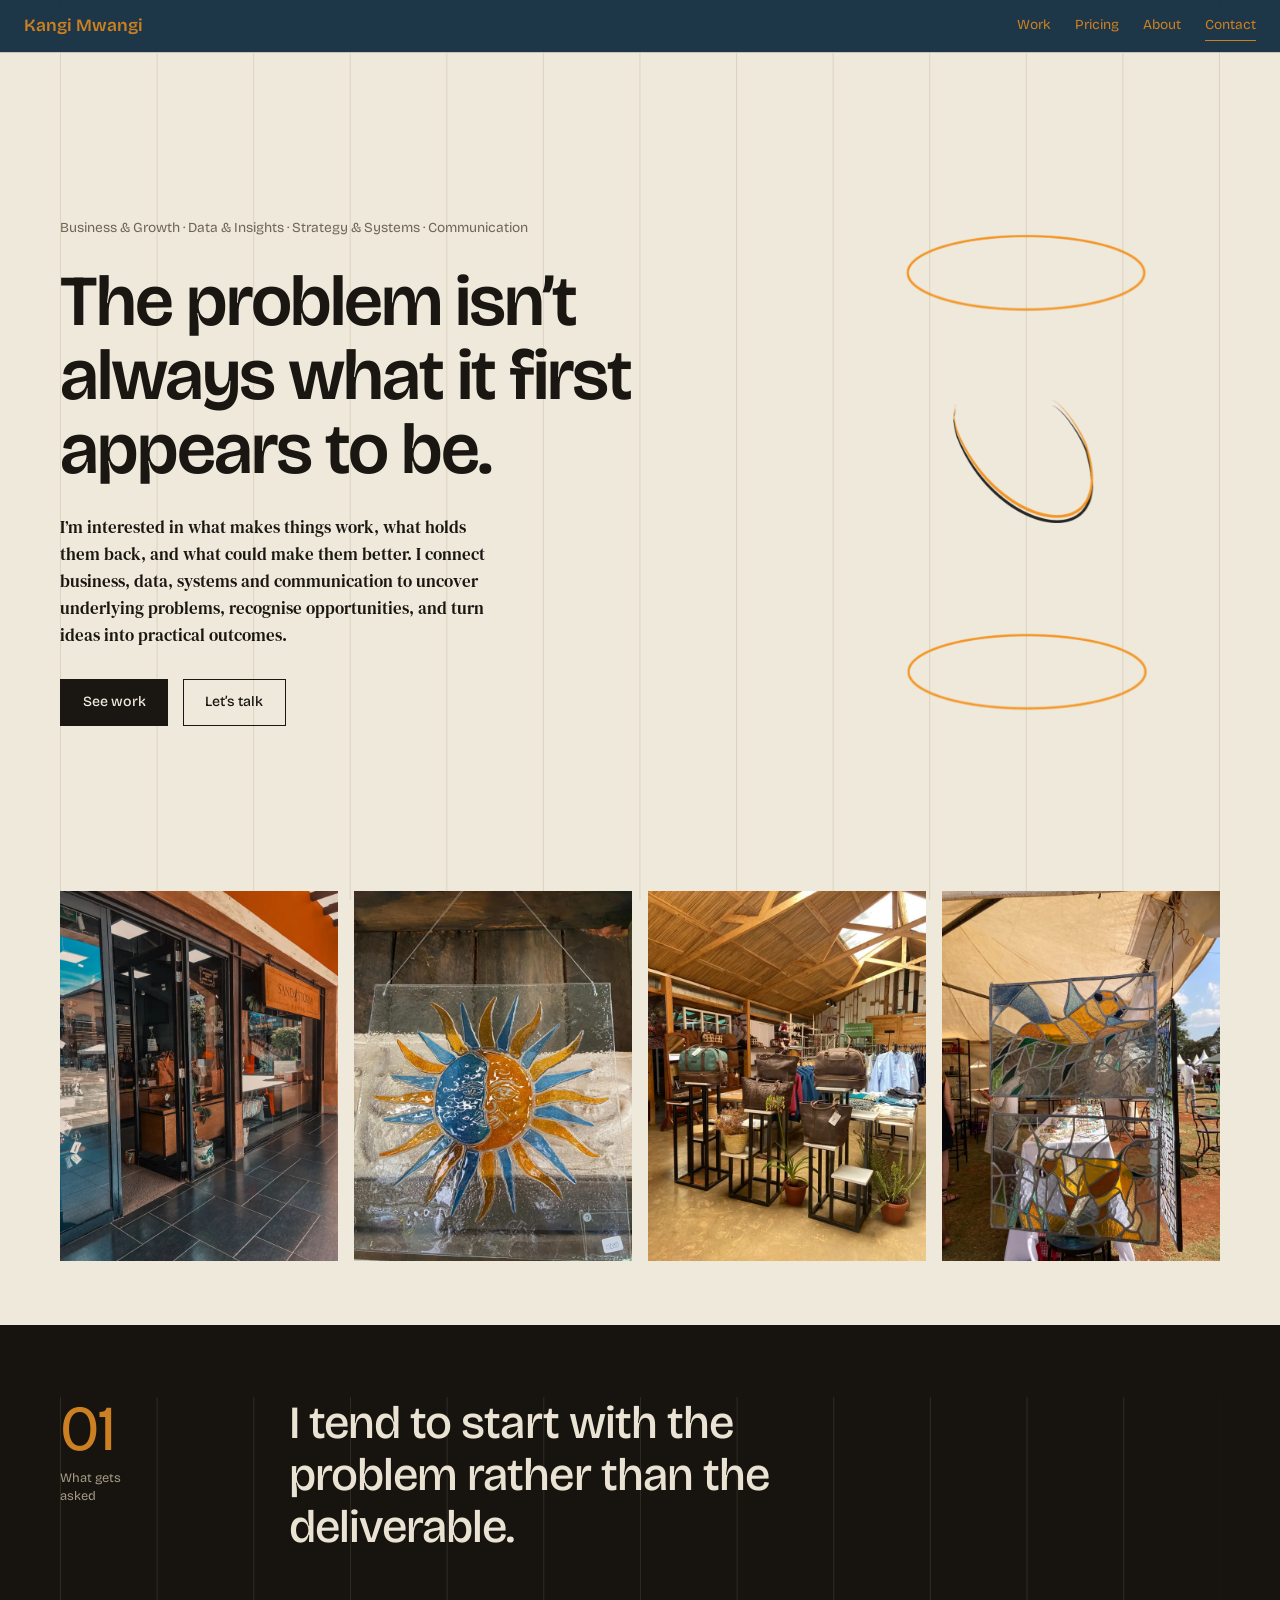
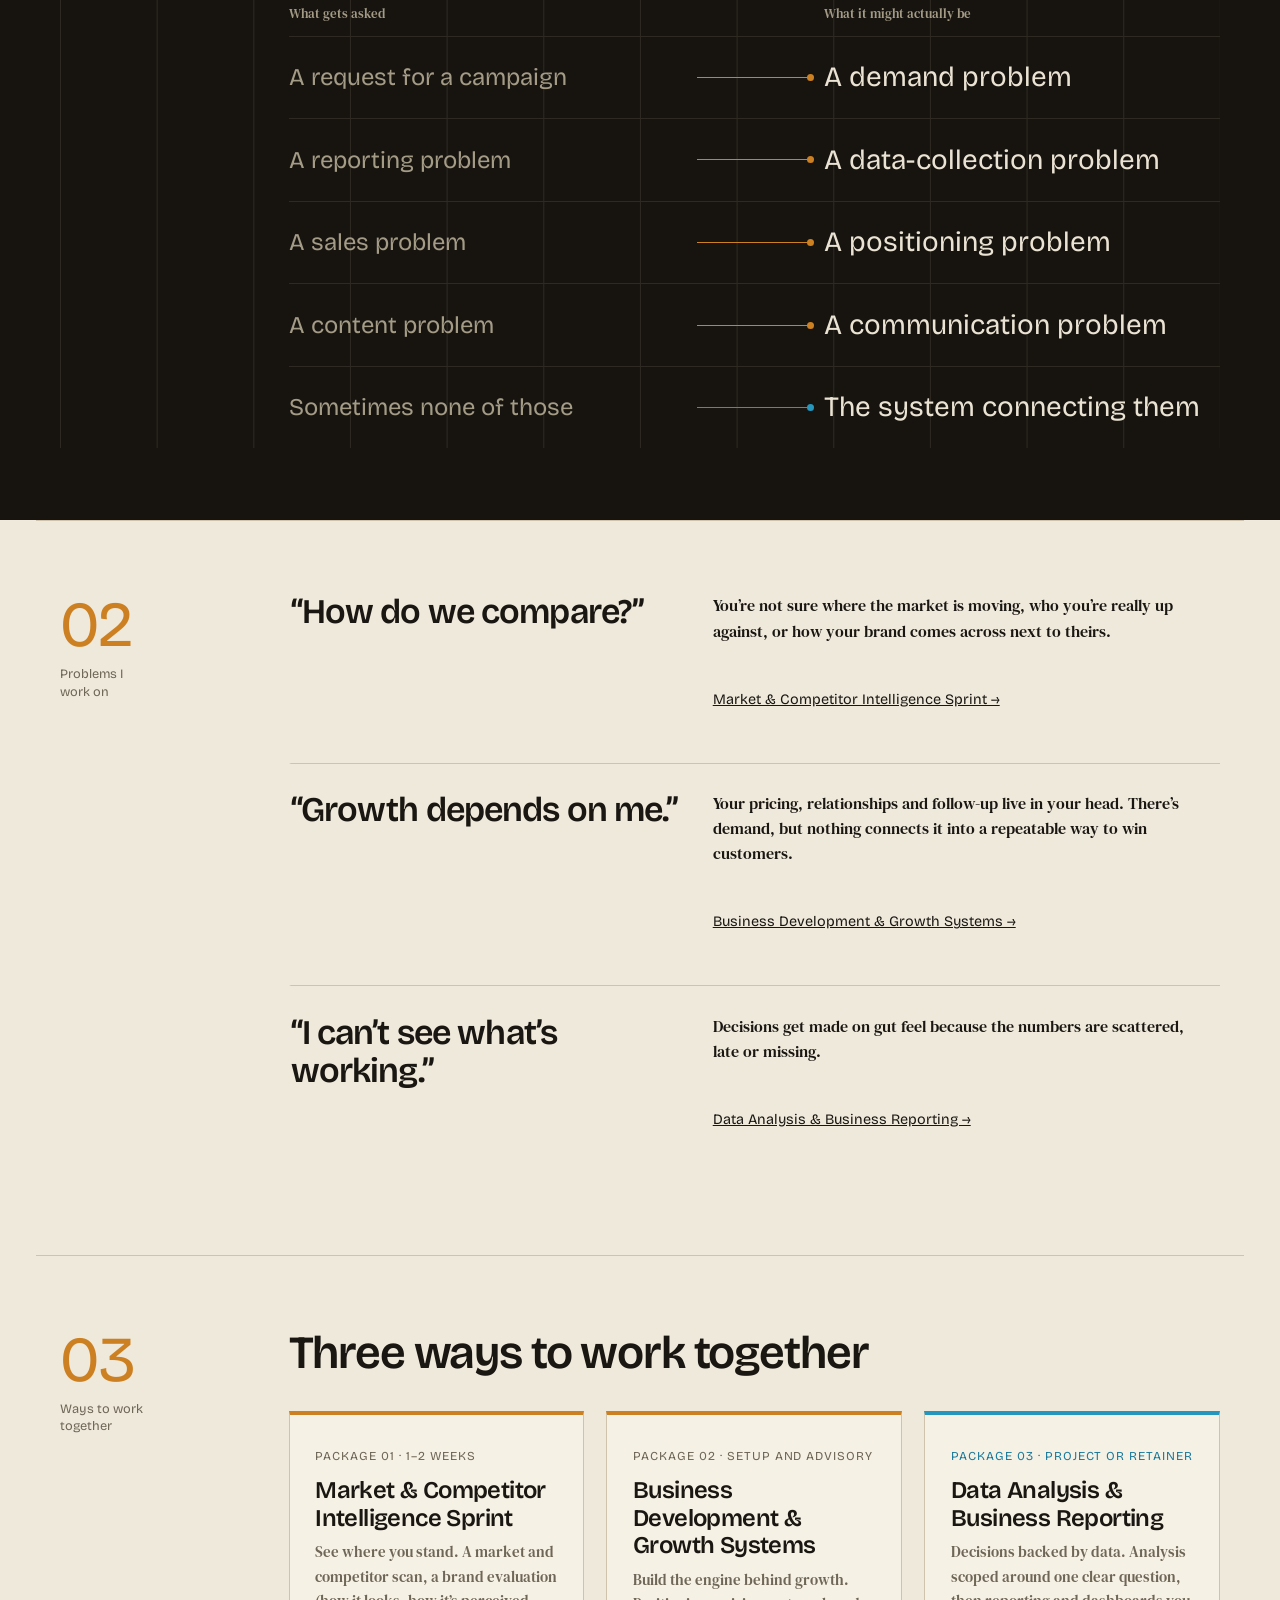
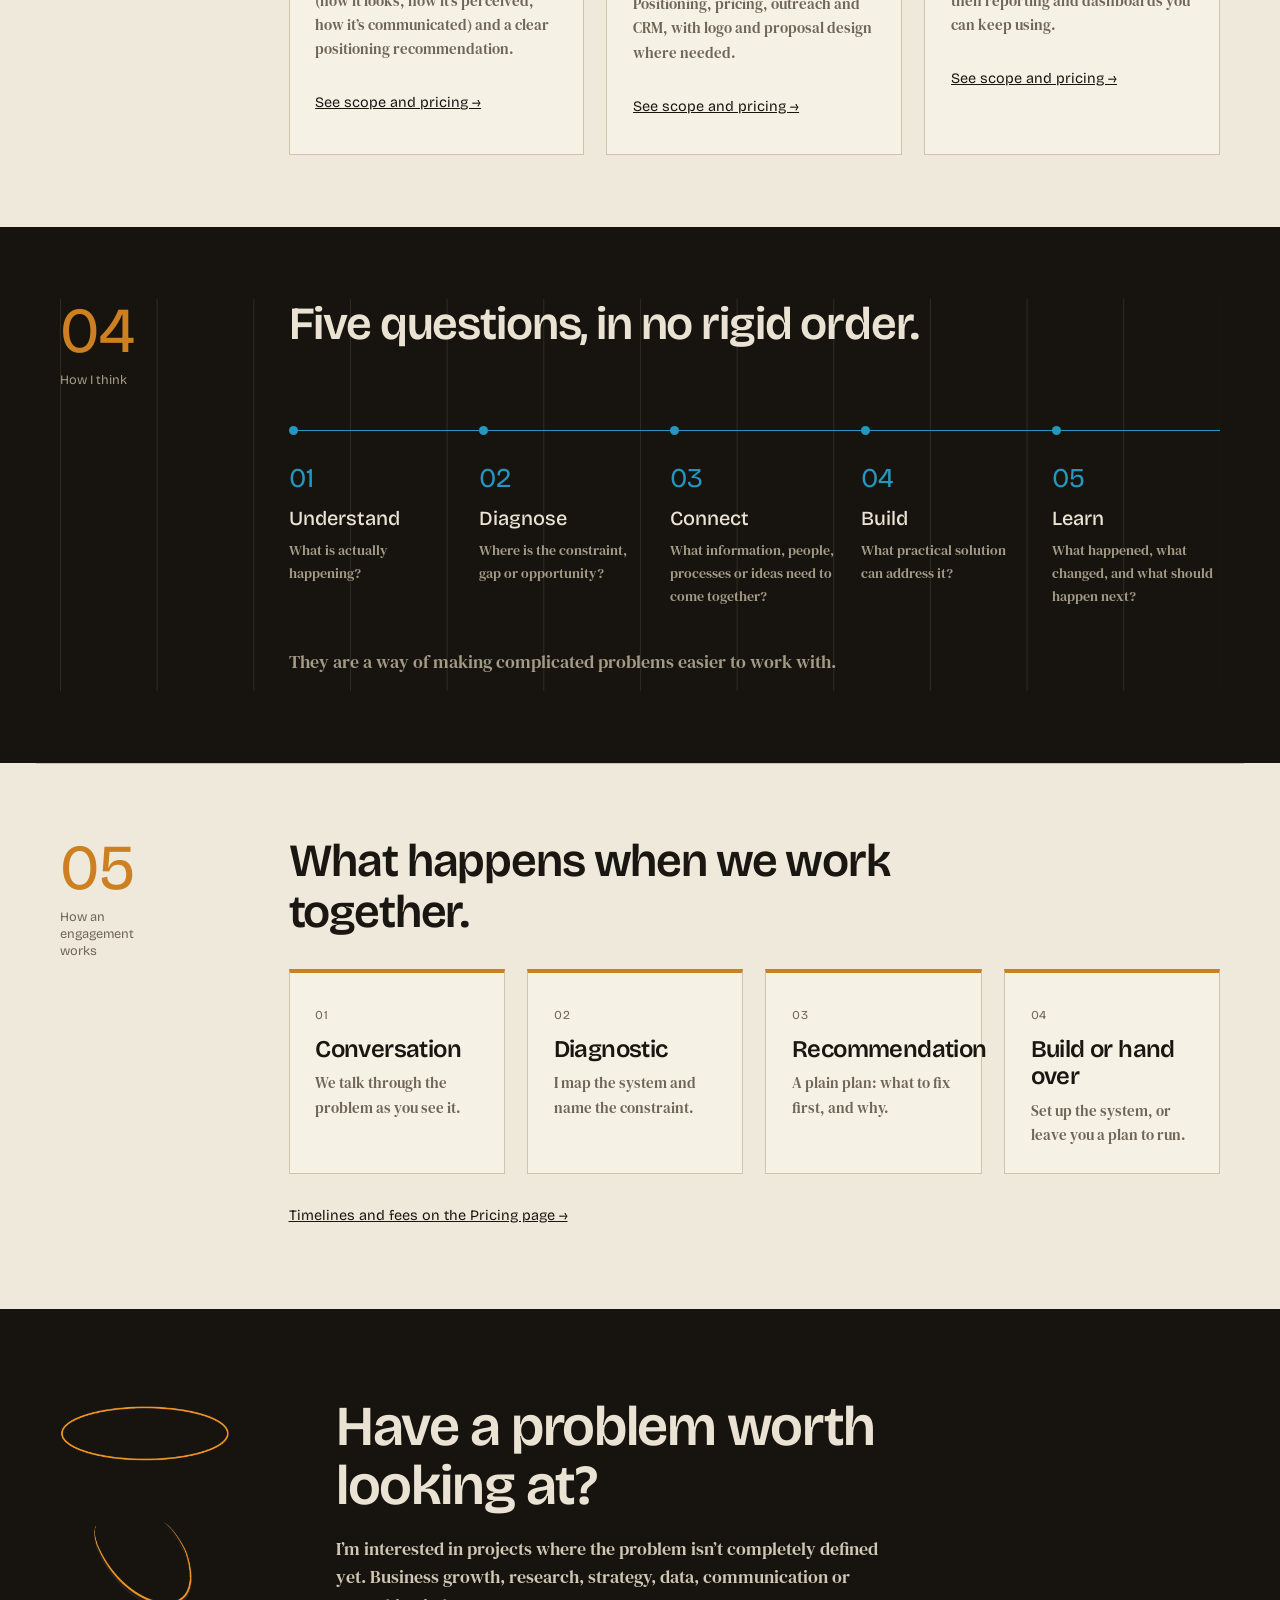
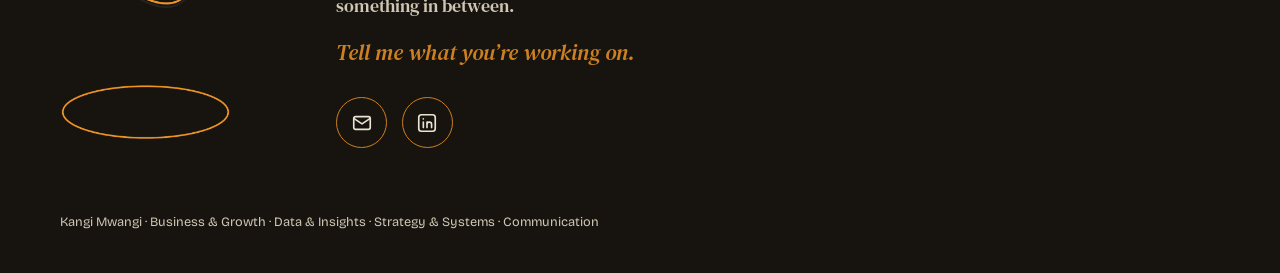
<file: index.html>
<!DOCTYPE html>
<html lang="en">
<head>
<meta charset="UTF-8">
<meta name="viewport" content="width=device-width, initial-scale=1.0">
<meta name="google-site-verification" content="EYtDmKYT18hZj0q21MEylfDNcBEoTvqXVRjGNDRcKtA" />
<title>Kangi Mwangi — Business, data, systems and communication</title><meta name="description" content="Business growth, systems and data analysis for small businesses and organisations.">
<link rel="preconnect" href="https://fonts.googleapis.com">
<link rel="preconnect" href="https://fonts.gstatic.com" crossorigin>
<link href="https://fonts.googleapis.com/css2?family=Bricolage+Grotesque:opsz,wght@12..96,400..800&family=DM+Serif+Display:ital@0;1&family=DM+Serif+Text:ital@0;1&display=swap" rel="stylesheet">
<link rel="stylesheet" href="style.css">
<link rel="icon" type="image/png" href="/favicon-96x96.png" sizes="96x96" />  
<link rel="icon" type="image/png" href="/favicon-96x96.png" sizes="96x96" />
<link rel="icon" type="image/svg+xml" href="/favicon.svg" />
<link rel="shortcut icon" href="/favicon.ico" />
<link rel="apple-touch-icon" sizes="180x180" href="/apple-touch-icon.png" />
<link rel="manifest" href="/site.webmanifest" />
    
</head><body><div class="gridlines" aria-hidden="true"></div><div class="gridglow" aria-hidden="true"></div><nav class="topnav" aria-label="Main"><a class="wordmark" href="index.html"><span>Kangi Mwangi</span></a><button class="menu" type="button" aria-label="Menu" aria-expanded="false"><span></span><span></span></button><div class="navlinks"><a href="work.html">Work</a><a href="pricing.html">Pricing</a><a href="about.html">About</a><a href="#contact">Contact</a></div></nav><header id="top" class="hero"><div class="hero-text"><p class="kicker rise" style="--i:1">Business &amp; Growth · Data &amp; Insights · Strategy &amp; Systems · Communication</p><h1 class="rise" style="--i:2">The problem isn’t always what it first appears to be.</h1><p class="lede rise" style="--i:3">I’m interested in what makes things work, what holds them back, and what could make them better. I connect business, data, systems and communication to uncover underlying problems, recognise opportunities, and turn ideas into practical outcomes.</p><div class="actions rise" style="--i:4"><a class="btn btn-solid" href="work.html">See work</a><a class="btn" href="#contact">Let’s talk</a></div></div><div class="hero-mark" aria-hidden="true">
    <div class="mark">
      <span class="p p-top"><img src="mark-top.png" alt=""></span>
      <span class="p p-mid"><img src="mark-mid.png" alt=""></span>
      <span class="p p-bot"><img src="mark-bot.png" alt=""></span>
    </div>
  </div>
</header><section class="strip-s" aria-label="Selected work"><div class="gal strip" data-reveal><a class="gi" style="--i:0" href="work.html#sandstorm"><img src="sandstorm-store-720.webp" srcset="sandstorm-store-720.webp 720w, sandstorm-store-1400.webp 1400w" sizes="(max-width:900px) 80vw, 33vw" alt="Sandstorm Kenya storefront" loading="lazy" decoding="async"></a><a class="gi" style="--i:1" href="work.html#nakshi"><img src="nakshi-sun-2-720.webp" srcset="nakshi-sun-2-720.webp 720w, nakshi-sun-2-1400.webp 1400w" sizes="(max-width:900px) 80vw, 33vw" alt="Fused glass sun-and-moon panel hanging on a wooden wall" loading="lazy" decoding="async"></a><a class="gi" style="--i:2" href="work.html#sandstorm"><img src="sandstorm-showroom-720.webp" srcset="sandstorm-showroom-720.webp 720w, sandstorm-showroom-1400.webp 1400w" sizes="(max-width:900px) 80vw, 33vw" alt="Inside the Sandstorm Kenya showroom, with leather bags and apparel" loading="lazy" decoding="async"></a><a class="gi" style="--i:3" href="work.html#nakshi"><img src="nakshi-market-glass-720.webp" srcset="nakshi-market-glass-720.webp 720w, nakshi-market-glass-1400.webp 1400w" sizes="(max-width:900px) 80vw, 33vw" alt="Stained glass panels hanging at an outdoor market stall" loading="lazy" decoding="async"></a></div></section><main><section id="reframe" class="dark"><div class="row"><div class="rail"><span class="rail-num">01</span><span class="rail-label">What gets asked</span></div><div class="main wide"><p class="big-lede">I tend to start with the problem rather than the deliverable.</p><div class="reframe diagram" data-reveal>
        <div class="rf-head"><span>What gets asked</span><span></span><span>What it might actually be</span></div>
        <div class="rf-row" style="--d:.1s"><span class="rf-ask">A request for a campaign</span><span class="rf-line"></span><span class="rf-real">A demand problem</span></div>
        <div class="rf-row" style="--d:.4s"><span class="rf-ask">A reporting problem</span><span class="rf-line"></span><span class="rf-real">A data-collection problem</span></div>
        <div class="rf-row" style="--d:.7s"><span class="rf-ask">A sales problem</span><span class="rf-line"></span><span class="rf-real">A positioning problem</span></div>
        <div class="rf-row" style="--d:1s"><span class="rf-ask">A content problem</span><span class="rf-line"></span><span class="rf-real">A communication problem</span></div>
        <div class="rf-row last" style="--d:1.4s"><span class="rf-ask">Sometimes none of those</span><span class="rf-line"></span><span class="rf-real">The system connecting them</span></div>
      </div></div></div></section><section id="problems"><div class="row"><div class="rail"><span class="rail-num">02</span><span class="rail-label">Problems I work on</span></div><div class="main wide"><article class="focus-item"><h3>“How do we compare?”</h3><div><p>You’re not sure where the market is moving, who you’re really up against, or how your brand comes across next to theirs.</p><p><a class="more" href="pricing.html#sprint">Market &amp; Competitor Intelligence Sprint →</a></p></div></article><article class="focus-item"><h3>“Growth depends on me.”</h3><div><p>Your pricing, relationships and follow-up live in your head. There’s demand, but nothing connects it into a repeatable way to win customers.</p><p><a class="more" href="pricing.html#bd">Business Development &amp; Growth Systems →</a></p></div></article><article class="focus-item"><h3>“I can’t see what’s working.”</h3><div><p>Decisions get made on gut feel because the numbers are scattered, late or missing.</p><p><a class="more" href="pricing.html#data">Data Analysis &amp; Business Reporting →</a></p></div></article></div></div></section><section id="ways"><div class="row"><div class="rail"><span class="rail-num">03</span><span class="rail-label">Ways to work together</span></div><div class="main wide"><h3 class="section-title">Three ways to work together</h3><div class="g3c" data-reveal><div class="card " style="--i:0"><span class="k">Package 01 · 1–2 weeks</span><h3>Market &amp; Competitor Intelligence Sprint</h3><p>See where you stand. A market and competitor scan, a brand evaluation (how it looks, how it’s perceived, how it’s communicated) and a clear positioning recommendation.</p><a class="more" href="pricing.html#sprint">See scope and pricing →</a></div><div class="card " style="--i:1"><span class="k">Package 02 · Setup and advisory</span><h3>Business Development &amp; Growth Systems</h3><p>Build the engine behind growth. Positioning, pricing, outreach and CRM, with logo and proposal design where needed.</p><a class="more" href="pricing.html#bd">See scope and pricing →</a></div><div class="card d" style="--i:2"><span class="k">Package 03 · Project or retainer</span><h3>Data Analysis &amp; Business Reporting</h3><p>Decisions backed by data. Analysis scoped around one clear question, then reporting and dashboards you can keep using.</p><a class="more" href="pricing.html#data">See scope and pricing →</a></div></div></div></div></section><section id="think" class="dark"><div class="row"><div class="rail"><span class="rail-num">04</span><span class="rail-label">How I think</span></div><div class="main wide"><h3 class="section-title">Five questions, in no rigid order.</h3><ol class="steps diagram" data-reveal>
        <li style="--d:.2s"><span class="pnum">01</span><strong>Understand</strong><p>What is actually happening?</p></li>
        <li style="--d:.6s"><span class="pnum">02</span><strong>Diagnose</strong><p>Where is the constraint, gap or opportunity?</p></li>
        <li style="--d:1s"><span class="pnum">03</span><strong>Connect</strong><p>What information, people, processes or ideas need to come together?</p></li>
        <li style="--d:1.4s"><span class="pnum">04</span><strong>Build</strong><p>What practical solution can address it?</p></li>
        <li style="--d:1.8s"><span class="pnum">05</span><strong>Learn</strong><p>What happened, what changed, and what should happen next?</p></li>
      </ol><p class="quiet">They are a way of making complicated problems easier to work with.</p></div></div></section><section id="engage"><div class="row"><div class="rail"><span class="rail-num">05</span><span class="rail-label">How an engagement works</span></div><div class="main wide"><h3 class="section-title">What happens when we work together.</h3><div class="g4c" data-reveal><div class="card " style="--i:0"><span class="k">01</span><h3>Conversation</h3><p>We talk through the problem as you see it.</p></div><div class="card " style="--i:1"><span class="k">02</span><h3>Diagnostic</h3><p>I map the system and name the constraint.</p></div><div class="card " style="--i:2"><span class="k">03</span><h3>Recommendation</h3><p>A plain plan: what to fix first, and why.</p></div><div class="card " style="--i:3"><span class="k">04</span><h3>Build or hand over</h3><p>Set up the system, or leave you a plan to run.</p></div></div><a class="more" href="pricing.html">Timelines and fees on the Pricing page →</a></div></div></section></main><footer id="contact" class="dark contact"><div class="contact-in"><div class="foot-mark mark" aria-hidden="true" data-reveal>
      <span class="p p-top"><img src="mark-top.png" alt=""></span>
      <span class="p p-mid"><img src="mark-mid.png" alt=""></span>
      <span class="p p-bot"><img src="mark-bot.png" alt=""></span>
    </div><div><h2>Have a problem worth looking at?</h2><p>I’m interested in projects where the problem isn’t completely defined yet. Business growth, research, strategy, data, communication or something in between.</p><p class="ask">Tell me what you’re working on.</p><div class="ic"><a href="mailto:kangivictormwangi@gmail.com" aria-label="Email Kangi"><svg width="22" height="22" viewBox="0 0 24 24" fill="none" stroke="currentColor" stroke-width="1.8" stroke-linecap="round" stroke-linejoin="round" aria-hidden="true"><rect x="3" y="5" width="18" height="14" rx="2"/><path d="M3 7l9 6 9-6"/></svg></a><a href="https://linkedin.com/in/kangi-mwangi" aria-label="Kangi on LinkedIn" target="_blank" rel="noopener"><svg width="22" height="22" viewBox="0 0 24 24" fill="none" stroke="currentColor" stroke-width="1.8" stroke-linecap="round" stroke-linejoin="round" aria-hidden="true"><rect x="3" y="3" width="18" height="18" rx="3"/><path d="M8 11v6M8 7.5v.01M12 17v-6M12 13.5c0-1.5 1-2.5 2.5-2.5S17 12 17 13.5V17"/></svg></a></div></div></div><p class="foot-line">Kangi Mwangi · Business &amp; Growth · Data &amp; Insights · Strategy &amp; Systems · Communication</p></footer><script src="main.js" defer></script>

<!-- Cloudflare Web Analytics --><script type='module' src='https://static.cloudflareinsights.com/beacon.min.js' data-cf-beacon='{"token": "e124b5ab3fd94fd6bc40837c96d9b8cb"}'></script><!-- End Cloudflare Web Analytics -->


</body></html>
</file>
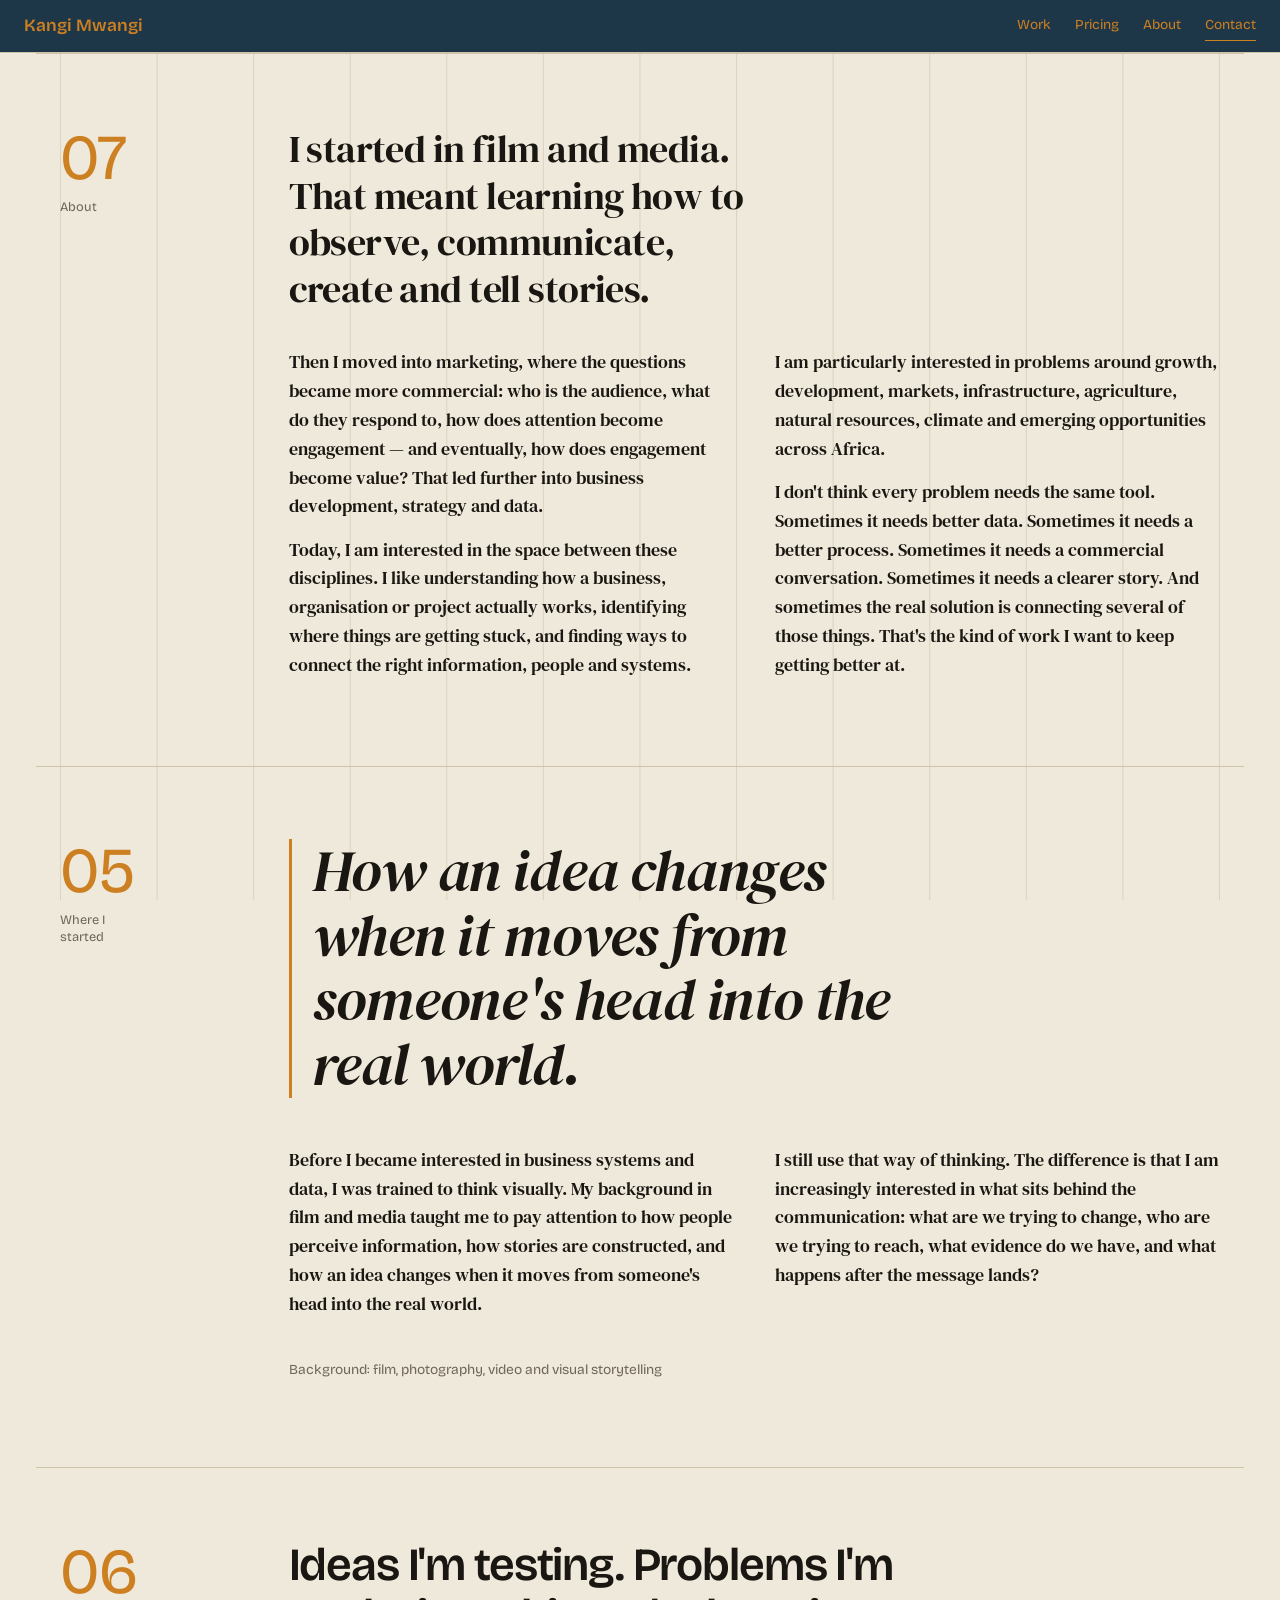
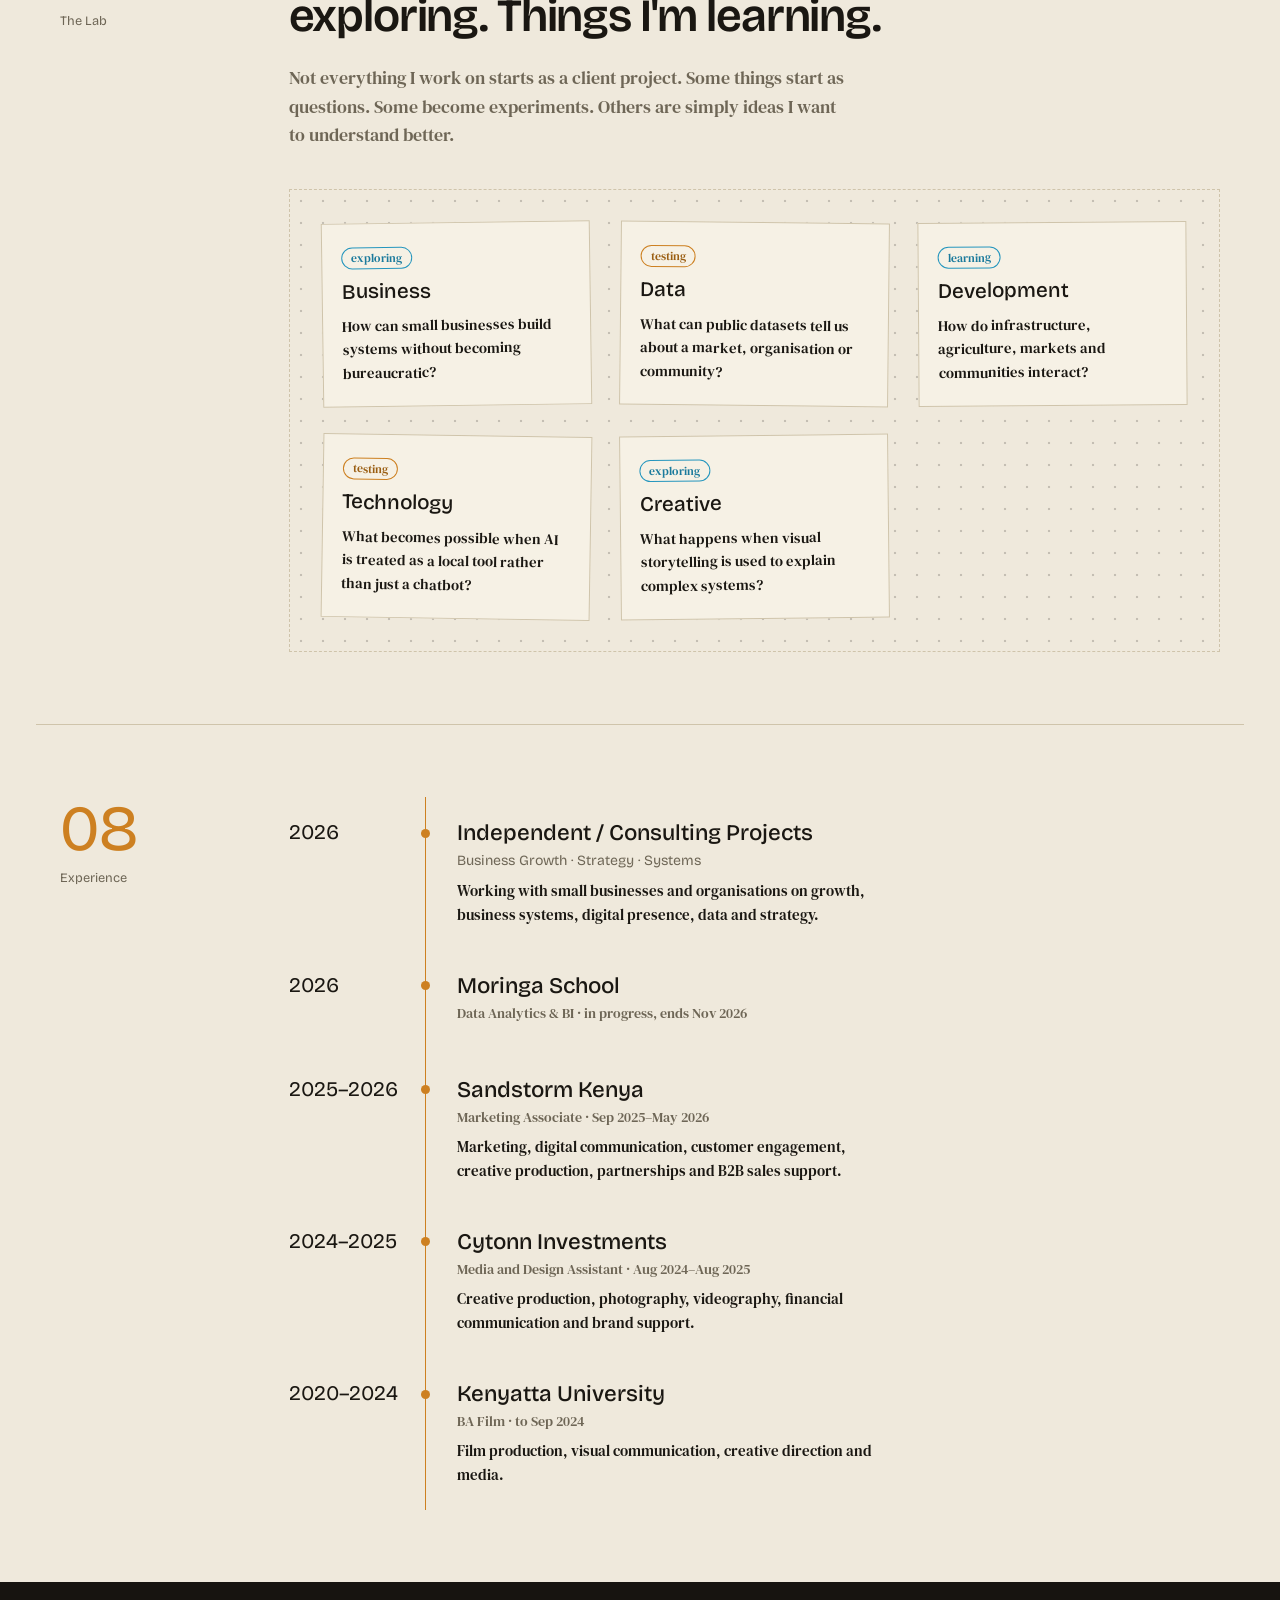
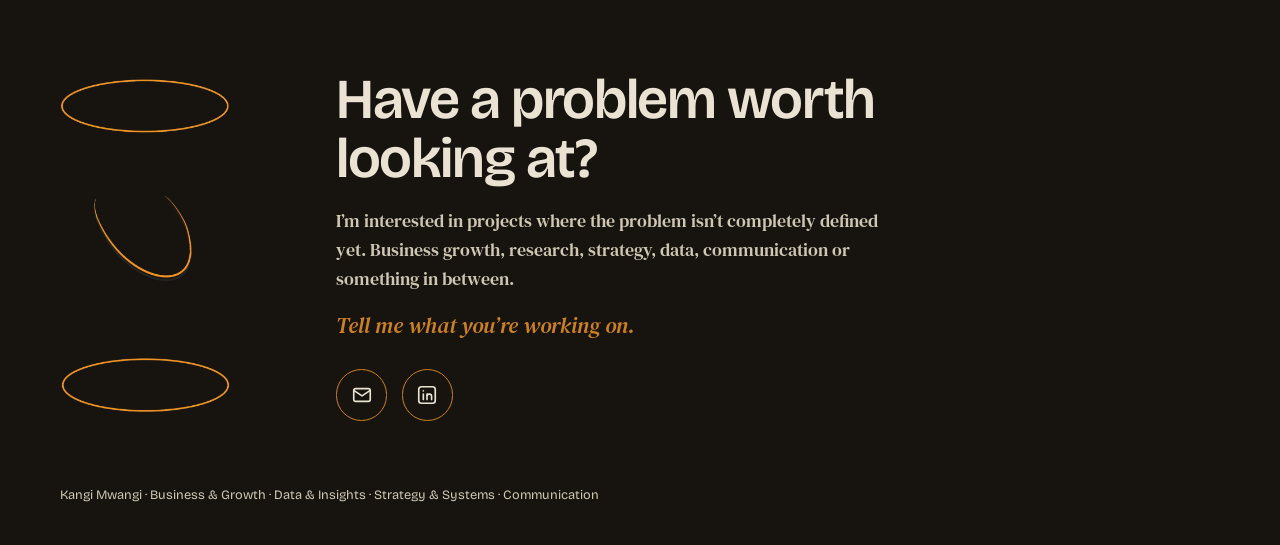
<file: about.html>
<!DOCTYPE html>
<html lang="en">
<head>
<meta charset="UTF-8">
<meta name="viewport" content="width=device-width, initial-scale=1.0">
<title>About — Kangi Mwangi</title><meta name="description" content="Business growth, systems and data analysis for small businesses and organisations.">
<link rel="preconnect" href="https://fonts.googleapis.com">
<link rel="preconnect" href="https://fonts.gstatic.com" crossorigin>
<link href="https://fonts.googleapis.com/css2?family=Bricolage+Grotesque:opsz,wght@12..96,400..800&family=DM+Serif+Display:ital@0;1&family=DM+Serif+Text:ital@0;1&display=swap" rel="stylesheet">
<link rel="stylesheet" href="style.css">
<link rel="icon" href="favicon.ico" type="image/x-icon">   
</head><body><div class="gridlines" aria-hidden="true"></div><div class="gridglow" aria-hidden="true"></div><nav class="topnav" aria-label="Main"><a class="wordmark" href="index.html"><span>Kangi Mwangi</span></a><button class="menu" type="button" aria-label="Menu" aria-expanded="false"><span></span><span></span></button><div class="navlinks"><a href="work.html">Work</a><a href="pricing.html">Pricing</a><a href="about.html" class=on>About</a><a href="#contact">Contact</a></div></nav><main><section id="about" class="row">
  <div class="rail"><span class="rail-num">07</span><span class="rail-label">About</span></div>
  <div class="main wide">
    <p class="about-lead">I started in film and media. That meant learning how to observe, communicate, create and tell stories.</p>
    <div class="two">
      <div>
        <p>Then I moved into marketing, where the questions became more commercial: who is the audience, what do they respond to, how does attention become engagement — and eventually, how does engagement become value? That led further into business development, strategy and data.</p>
        <p>Today, I am interested in the space between these disciplines. I like understanding how a business, organisation or project actually works, identifying where things are getting stuck, and finding ways to connect the right information, people and systems.</p>
      </div>
      <div>
        <p>I am particularly interested in problems around growth, development, markets, infrastructure, agriculture, natural resources, climate and emerging opportunities across Africa.</p>
        <p>I don't think every problem needs the same tool. Sometimes it needs better data. Sometimes it needs a better process. Sometimes it needs a commercial conversation. Sometimes it needs a clearer story. And sometimes the real solution is connecting several of those things. That's the kind of work I want to keep getting better at.</p>
      </div>
    </div>
  </div>
</section><section id="creative" class="row">
  <div class="rail"><span class="rail-num">05</span><span class="rail-label">Where I started</span></div>
  <div class="main wide">
    <blockquote class="quote">How an idea changes when it moves from someone's head into the real world.</blockquote>
    <div class="two">
      <p>Before I became interested in business systems and data, I was trained to think visually. My background in film and media taught me to pay attention to how people perceive information, how stories are constructed, and how an idea changes when it moves from someone's head into the real world.</p>
      <p>I still use that way of thinking. The difference is that I am increasingly interested in what sits behind the communication: what are we trying to change, who are we trying to reach, what evidence do we have, and what happens after the message lands?</p>
    </div>
    <p class="tags">Background: film, photography, video and visual storytelling</p>
  </div>
</section><section id="lab" class="row lab">
  <div class="rail"><span class="rail-num">06</span><span class="rail-label">The Lab</span></div>
  <div class="main wide">
    <h3 class="section-title">Ideas I'm testing. Problems I'm exploring. Things I'm learning.</h3>
    <p class="measure quiet">Not everything I work on starts as a client project. Some things start as questions. Some become experiments. Others are simply ideas I want to understand better.</p>
    <div class="notes">
      <article class="lab-note" style="--r:-0.8deg"><span class="status">exploring</span><h5>Business</h5><p>How can small businesses build systems without becoming bureaucratic?</p></article>
      <article class="lab-note" style="--r:0.6deg"><span class="status">testing</span><h5>Data</h5><p>What can public datasets tell us about a market, organisation or community?</p></article>
      <article class="lab-note" style="--r:-0.4deg"><span class="status">learning</span><h5>Development</h5><p>How do infrastructure, agriculture, markets and communities interact?</p></article>
      <article class="lab-note" style="--r:0.9deg"><span class="status">testing</span><h5>Technology</h5><p>What becomes possible when AI is treated as a local tool rather than just a chatbot?</p></article>
      <article class="lab-note" style="--r:-0.6deg"><span class="status">exploring</span><h5>Creative</h5><p>What happens when visual storytelling is used to explain complex systems?</p></article>
    </div>
  </div>
</section><section id="experience" class="row">
  <div class="rail"><span class="rail-num">08</span><span class="rail-label">Experience</span></div>
  <div class="main wide">
    <ol class="timeline" data-reveal>
      <li><span class="yr">2026</span><div><strong>Independent / Consulting Projects</strong><span class="tags">Business Growth · Strategy · Systems</span><p>Working with small businesses and organisations on growth, business systems, digital presence, data and strategy.</p></div></li>
      <li><span class="yr">2026</span><div><strong>Moringa School</strong><span class="role">Data Analytics &amp; BI · in progress, ends Nov 2026</span></div></li>
      <li><span class="yr">2025–2026</span><div><strong>Sandstorm Kenya</strong><span class="role">Marketing Associate · Sep 2025–May 2026</span><p>Marketing, digital communication, customer engagement, creative production, partnerships and B2B sales support.</p></div></li>
      <li><span class="yr">2024–2025</span><div><strong>Cytonn Investments</strong><span class="role">Media and Design Assistant · Aug 2024–Aug 2025</span><p>Creative production, photography, videography, financial communication and brand support.</p></div></li>
      <li><span class="yr">2020–2024</span><div><strong>Kenyatta University</strong><span class="role">BA Film · to Sep 2024</span><p>Film production, visual communication, creative direction and media.</p></div></li>
    </ol>
  </div>
</section></main><footer id="contact" class="dark contact"><div class="contact-in"><div class="foot-mark mark" aria-hidden="true" data-reveal>
      <span class="p p-top"><img src="mark-top.png" alt=""></span>
      <span class="p p-mid"><img src="mark-mid.png" alt=""></span>
      <span class="p p-bot"><img src="mark-bot.png" alt=""></span>
    </div><div><h2>Have a problem worth looking at?</h2><p>I’m interested in projects where the problem isn’t completely defined yet. Business growth, research, strategy, data, communication or something in between.</p><p class="ask">Tell me what you’re working on.</p><div class="ic"><a href="mailto:kangivictormwangi@gmail.com" aria-label="Email Kangi"><svg width="22" height="22" viewBox="0 0 24 24" fill="none" stroke="currentColor" stroke-width="1.8" stroke-linecap="round" stroke-linejoin="round" aria-hidden="true"><rect x="3" y="5" width="18" height="14" rx="2"/><path d="M3 7l9 6 9-6"/></svg></a><a href="https://linkedin.com/in/kangi-mwangi" aria-label="Kangi on LinkedIn" target="_blank" rel="noopener"><svg width="22" height="22" viewBox="0 0 24 24" fill="none" stroke="currentColor" stroke-width="1.8" stroke-linecap="round" stroke-linejoin="round" aria-hidden="true"><rect x="3" y="3" width="18" height="18" rx="3"/><path d="M8 11v6M8 7.5v.01M12 17v-6M12 13.5c0-1.5 1-2.5 2.5-2.5S17 12 17 13.5V17"/></svg></a></div></div></div><p class="foot-line">Kangi Mwangi · Business &amp; Growth · Data &amp; Insights · Strategy &amp; Systems · Communication</p></footer><script src="main.js" defer></script></body></html>
</file>
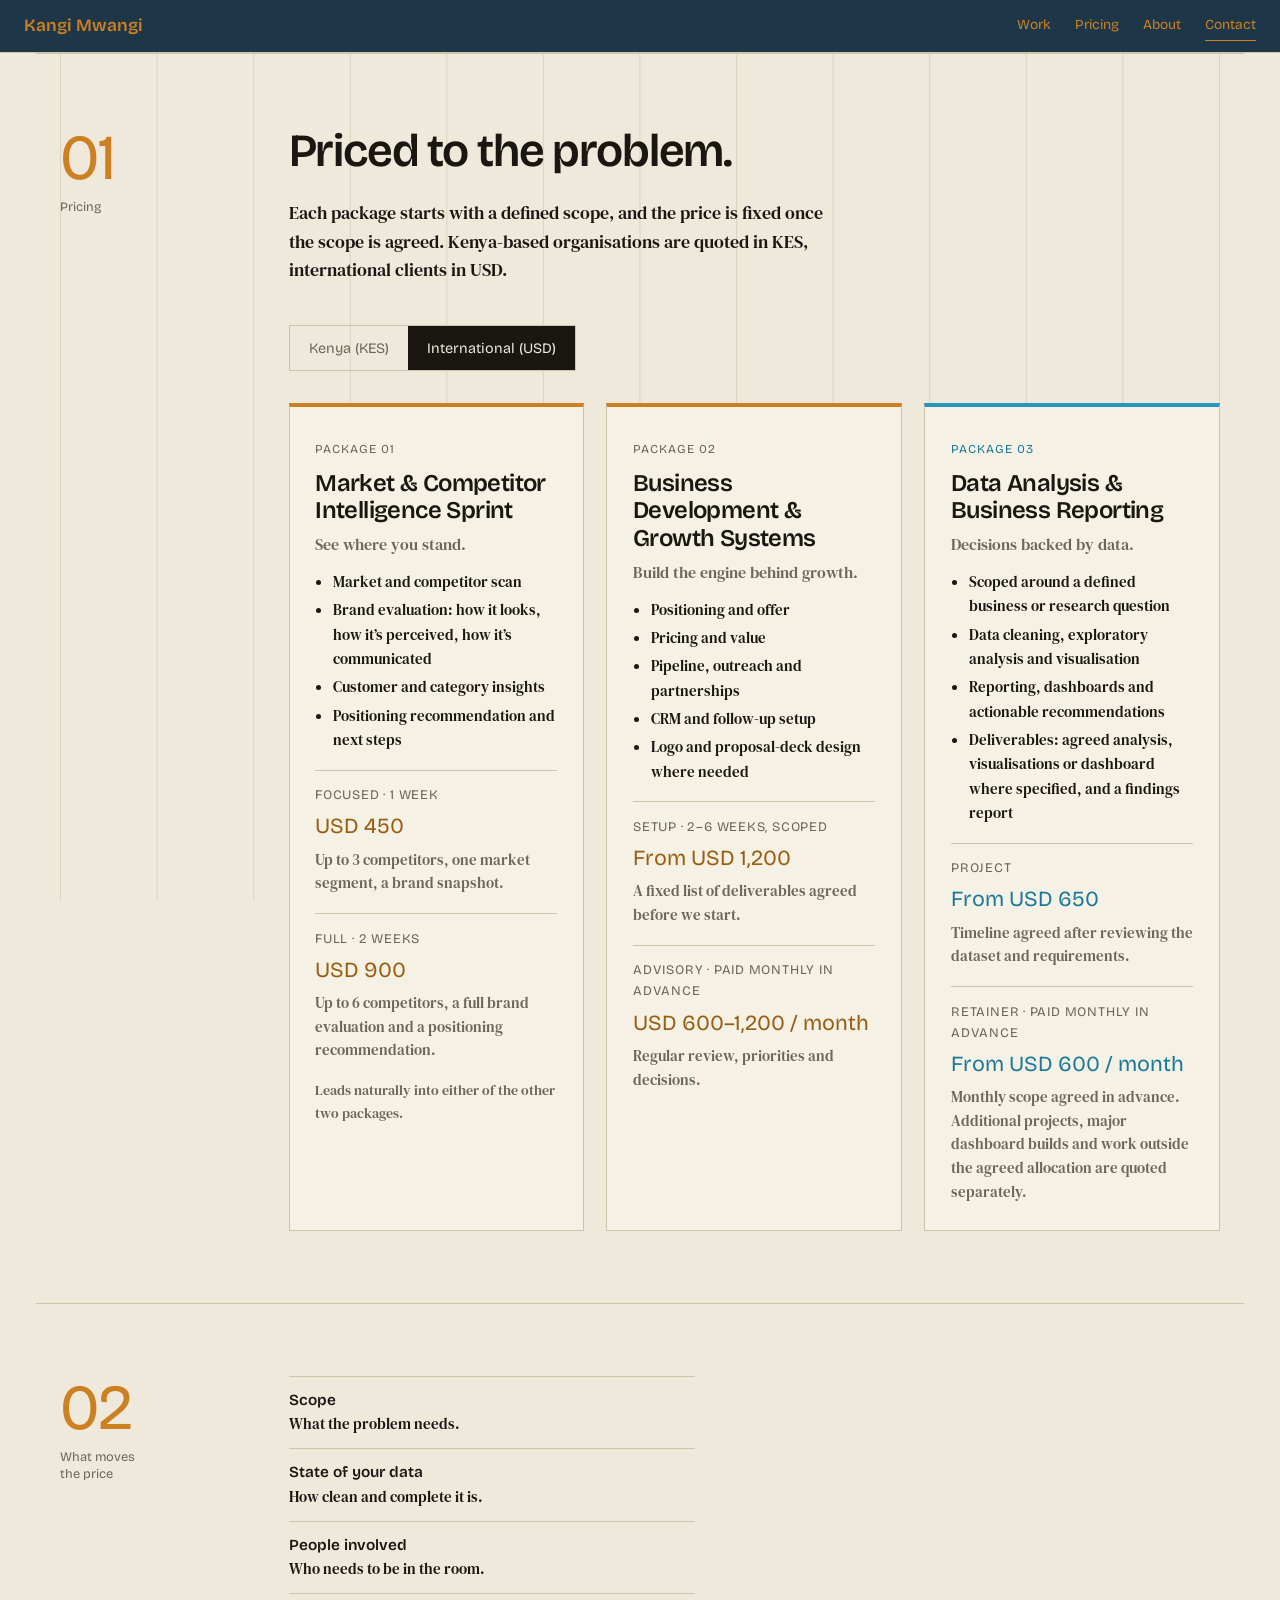
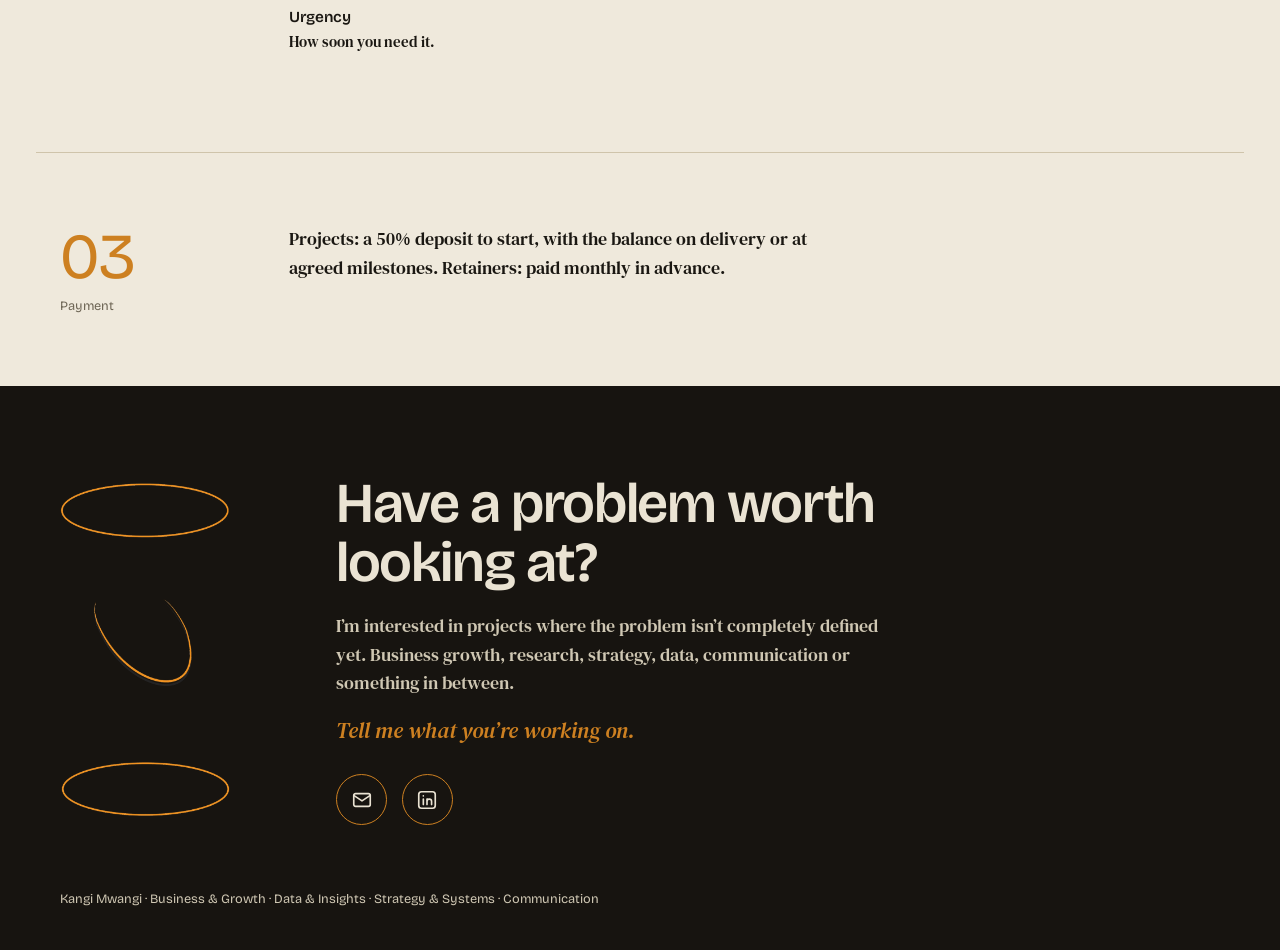
<file: pricing.html>
<!DOCTYPE html>
<html lang="en">
<head>
<meta charset="UTF-8">
<meta name="viewport" content="width=device-width, initial-scale=1.0">
<title>Pricing — Kangi Mwangi</title><meta name="description" content="Business growth, systems and data analysis for small businesses and organisations.">
<link rel="preconnect" href="https://fonts.googleapis.com">
<link rel="preconnect" href="https://fonts.gstatic.com" crossorigin>
<link href="https://fonts.googleapis.com/css2?family=Bricolage+Grotesque:opsz,wght@12..96,400..800&family=DM+Serif+Display:ital@0;1&family=DM+Serif+Text:ital@0;1&display=swap" rel="stylesheet">
<link rel="stylesheet" href="style.css">
<link rel="icon" href="favicon.png" type="image/x-icon">   
</head><body data-cur="usd"><div class="gridlines" aria-hidden="true"></div><div class="gridglow" aria-hidden="true"></div><nav class="topnav" aria-label="Main"><a class="wordmark" href="index.html"><span>Kangi Mwangi</span></a><button class="menu" type="button" aria-label="Menu" aria-expanded="false"><span></span><span></span></button><div class="navlinks"><a href="work.html">Work</a><a href="pricing.html" class=on>Pricing</a><a href="about.html">About</a><a href="#contact">Contact</a></div></nav><main><section><div class="row"><div class="rail"><span class="rail-num">01</span><span class="rail-label">Pricing</span></div><div class="main wide"><h3 class="section-title">Priced to the problem.</h3><p class="measure">Each package starts with a defined scope, and the price is fixed once the scope is agreed. Kenya-based organisations are quoted in KES, international clients in USD.</p><div class="seg" role="group" aria-label="Pricing region"><button type="button" data-cur="kes">Kenya (KES)</button><button type="button" data-cur="usd" class="on">International (USD)</button></div><div class="g3c" data-reveal><div class="card " id="sprint" style="--i:0"><span class="k">Package 01</span><h3>Market &amp; Competitor Intelligence Sprint</h3><p class="tag-line">See where you stand.</p><ul><li>Market and competitor scan</li><li>Brand evaluation: how it looks, how it’s perceived, how it’s communicated</li><li>Customer and category insights</li><li>Positioning recommendation and next steps</li></ul><div class="tier"><div class="t">Focused · 1 week</div><div class="pr"><span class="kes">KES 35,000</span><span class="usd">USD 450</span></div><p>Up to 3 competitors, one market segment, a brand snapshot.</p></div><div class="tier"><div class="t">Full · 2 weeks</div><div class="pr"><span class="kes">KES 70,000</span><span class="usd">USD 900</span></div><p>Up to 6 competitors, a full brand evaluation and a positioning recommendation.</p></div><p style="margin-top:1rem;font-size:.9rem">Leads naturally into either of the other two packages.</p></div><div class="card " id="bd" style="--i:1"><span class="k">Package 02</span><h3>Business Development &amp; Growth Systems</h3><p class="tag-line">Build the engine behind growth.</p><ul><li>Positioning and offer</li><li>Pricing and value</li><li>Pipeline, outreach and partnerships</li><li>CRM and follow-up setup</li><li>Logo and proposal-deck design where needed</li></ul><div class="tier"><div class="t">Setup · 2–6 weeks, scoped</div><div class="pr">From <span class="kes">KES 90,000</span><span class="usd">USD 1,200</span></div><p>A fixed list of deliverables agreed before we start.</p></div><div class="tier"><div class="t">Advisory · paid monthly in advance</div><div class="pr"><span class="kes">KES 45,000–90,000</span><span class="usd">USD 600–1,200</span> / month</div><p>Regular review, priorities and decisions.</p></div></div><div class="card d" id="data" style="--i:2"><span class="k">Package 03</span><h3>Data Analysis &amp; Business Reporting</h3><p class="tag-line">Decisions backed by data.</p><ul><li>Scoped around a defined business or research question</li><li>Data cleaning, exploratory analysis and visualisation</li><li>Reporting, dashboards and actionable recommendations</li><li>Deliverables: agreed analysis, visualisations or dashboard where specified, and a findings report</li></ul><div class="tier"><div class="t">Project</div><div class="pr">From <span class="kes">KES 50,000</span><span class="usd">USD 650</span></div><p>Timeline agreed after reviewing the dataset and requirements.</p></div><div class="tier"><div class="t">Retainer · paid monthly in advance</div><div class="pr">From <span class="kes">KES 45,000</span><span class="usd">USD 600</span> / month</div><p>Monthly scope agreed in advance. Additional projects, major dashboard builds and work outside the agreed allocation are quoted separately.</p></div></div></div></div></div></section><section><div class="row"><div class="rail"><span class="rail-num">02</span><span class="rail-label">What moves the price</span></div><div class="main wide"><ul class="ruled"><li><strong>Scope</strong>What the problem needs.</li><li><strong>State of your data</strong>How clean and complete it is.</li><li><strong>People involved</strong>Who needs to be in the room.</li><li><strong>Urgency</strong>How soon you need it.</li></ul></div></div></section><section><div class="row"><div class="rail"><span class="rail-num">03</span><span class="rail-label">Payment</span></div><div class="main wide"><p class="measure">Projects: a 50% deposit to start, with the balance on delivery or at agreed milestones. Retainers: paid monthly in advance.</p></div></div></section></main><footer id="contact" class="dark contact"><div class="contact-in"><div class="foot-mark mark" aria-hidden="true" data-reveal>
      <span class="p p-top"><img src="mark-top.png" alt=""></span>
      <span class="p p-mid"><img src="mark-mid.png" alt=""></span>
      <span class="p p-bot"><img src="mark-bot.png" alt=""></span>
    </div><div><h2>Have a problem worth looking at?</h2><p>I’m interested in projects where the problem isn’t completely defined yet. Business growth, research, strategy, data, communication or something in between.</p><p class="ask">Tell me what you’re working on.</p><div class="ic"><a href="mailto:kangivictormwangi@gmail.com" aria-label="Email Kangi"><svg width="22" height="22" viewBox="0 0 24 24" fill="none" stroke="currentColor" stroke-width="1.8" stroke-linecap="round" stroke-linejoin="round" aria-hidden="true"><rect x="3" y="5" width="18" height="14" rx="2"/><path d="M3 7l9 6 9-6"/></svg></a><a href="https://linkedin.com/in/kangi-mwangi" aria-label="Kangi on LinkedIn" target="_blank" rel="noopener"><svg width="22" height="22" viewBox="0 0 24 24" fill="none" stroke="currentColor" stroke-width="1.8" stroke-linecap="round" stroke-linejoin="round" aria-hidden="true"><rect x="3" y="3" width="18" height="18" rx="3"/><path d="M8 11v6M8 7.5v.01M12 17v-6M12 13.5c0-1.5 1-2.5 2.5-2.5S17 12 17 13.5V17"/></svg></a></div></div></div><p class="foot-line">Kangi Mwangi · Business &amp; Growth · Data &amp; Insights · Strategy &amp; Systems · Communication</p></footer><script src="main.js" defer></script></body></html>
</file>
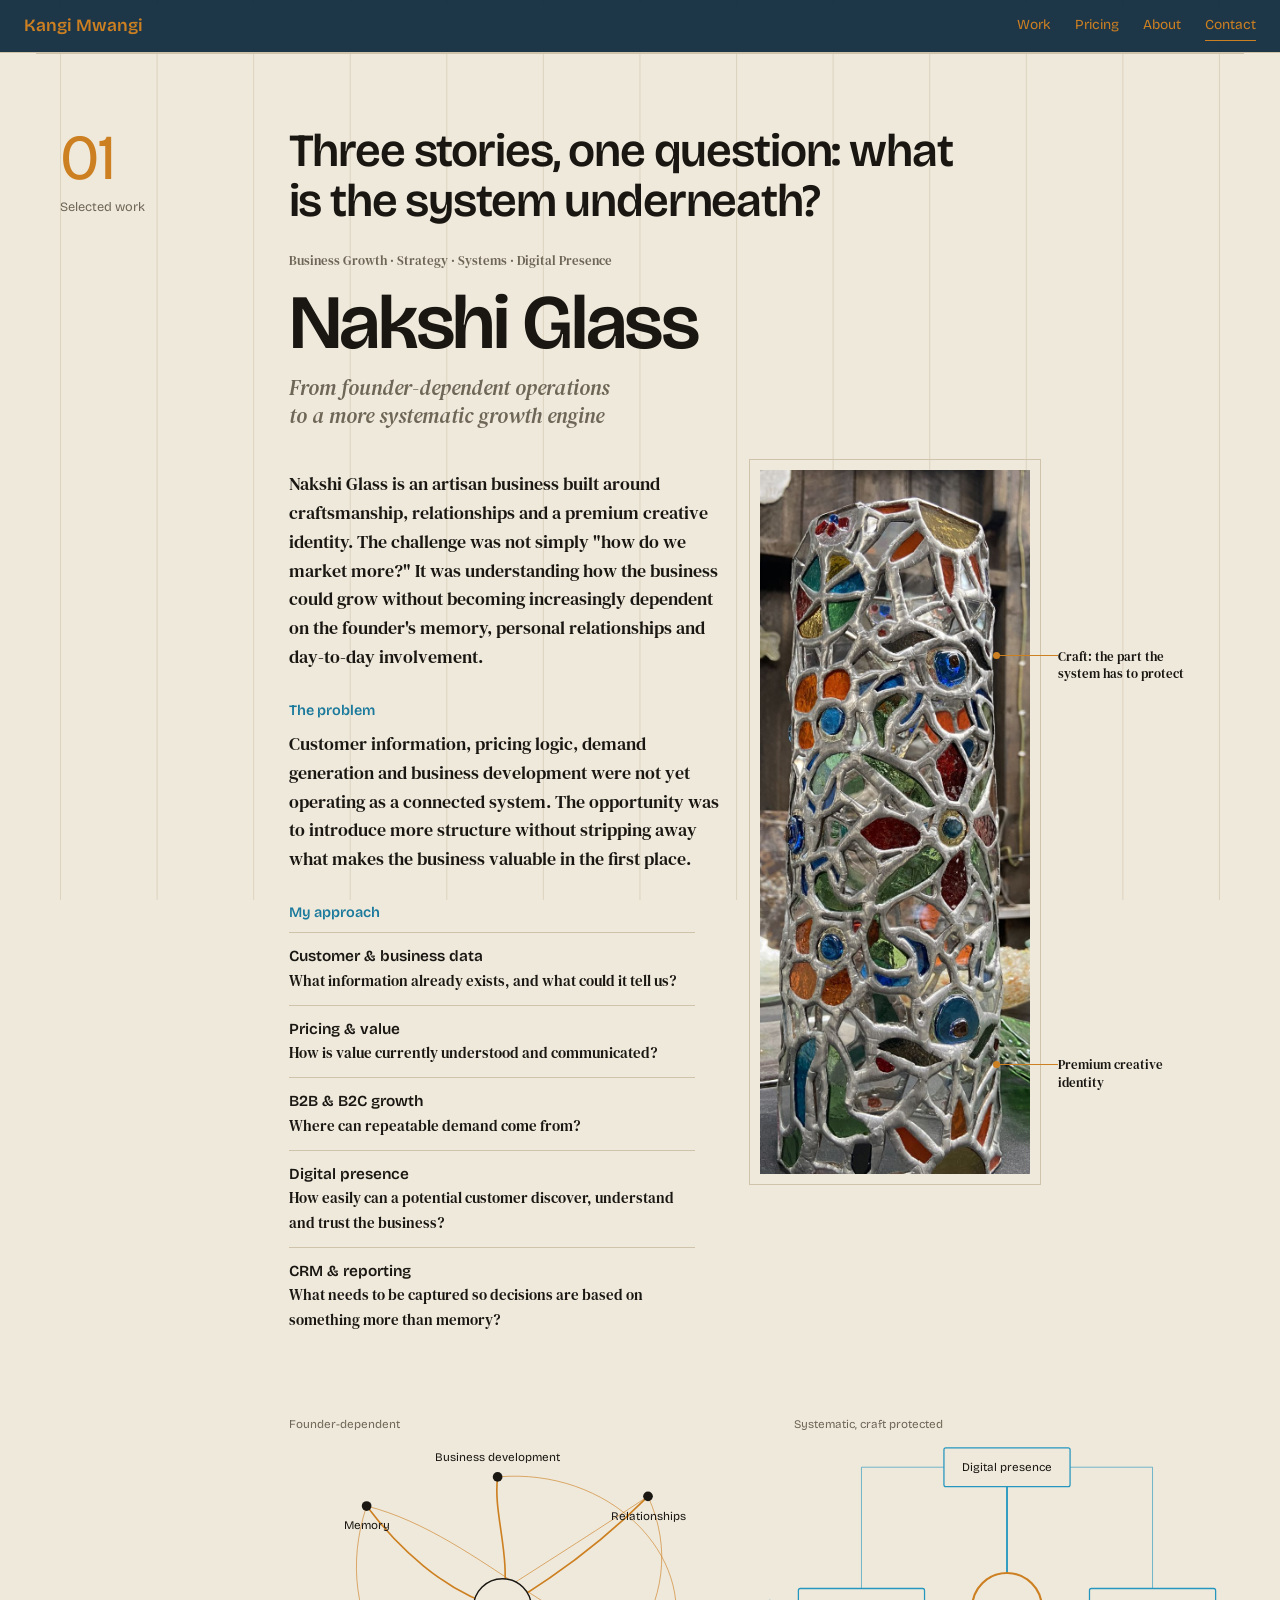
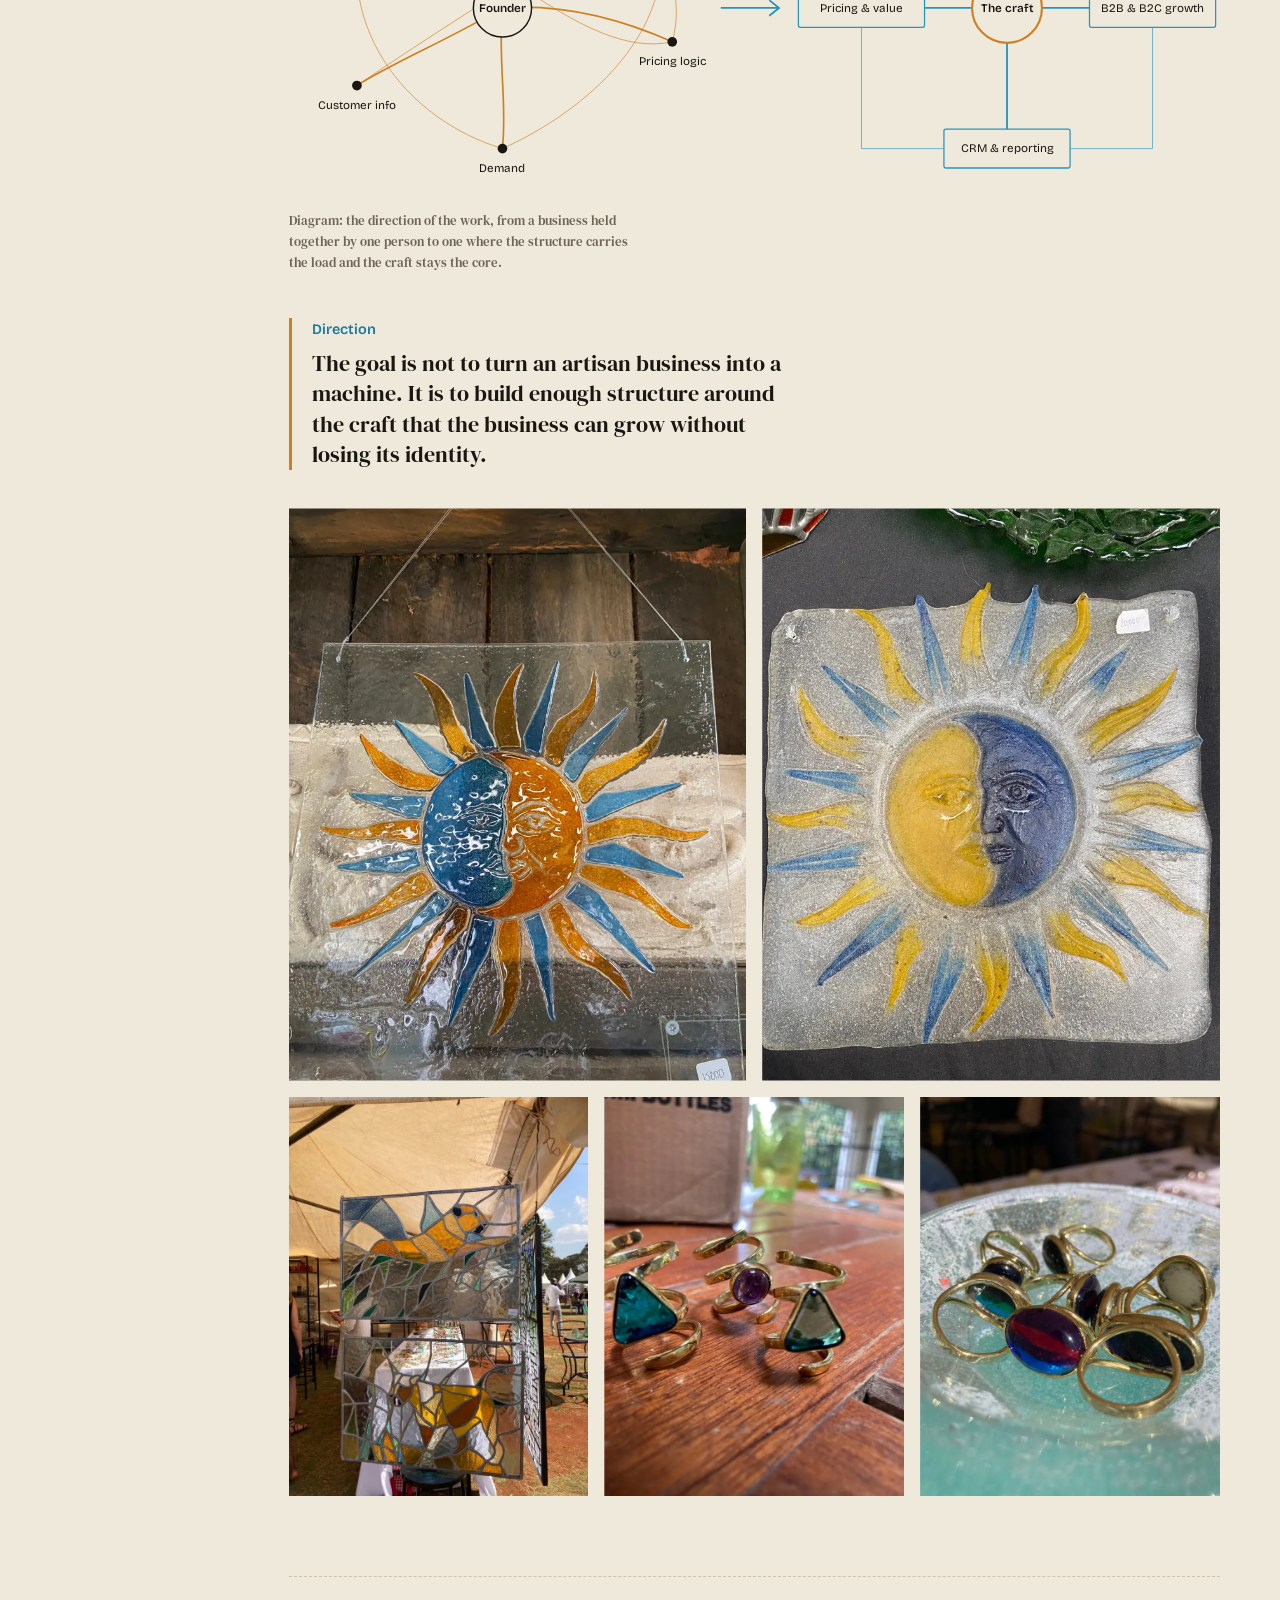
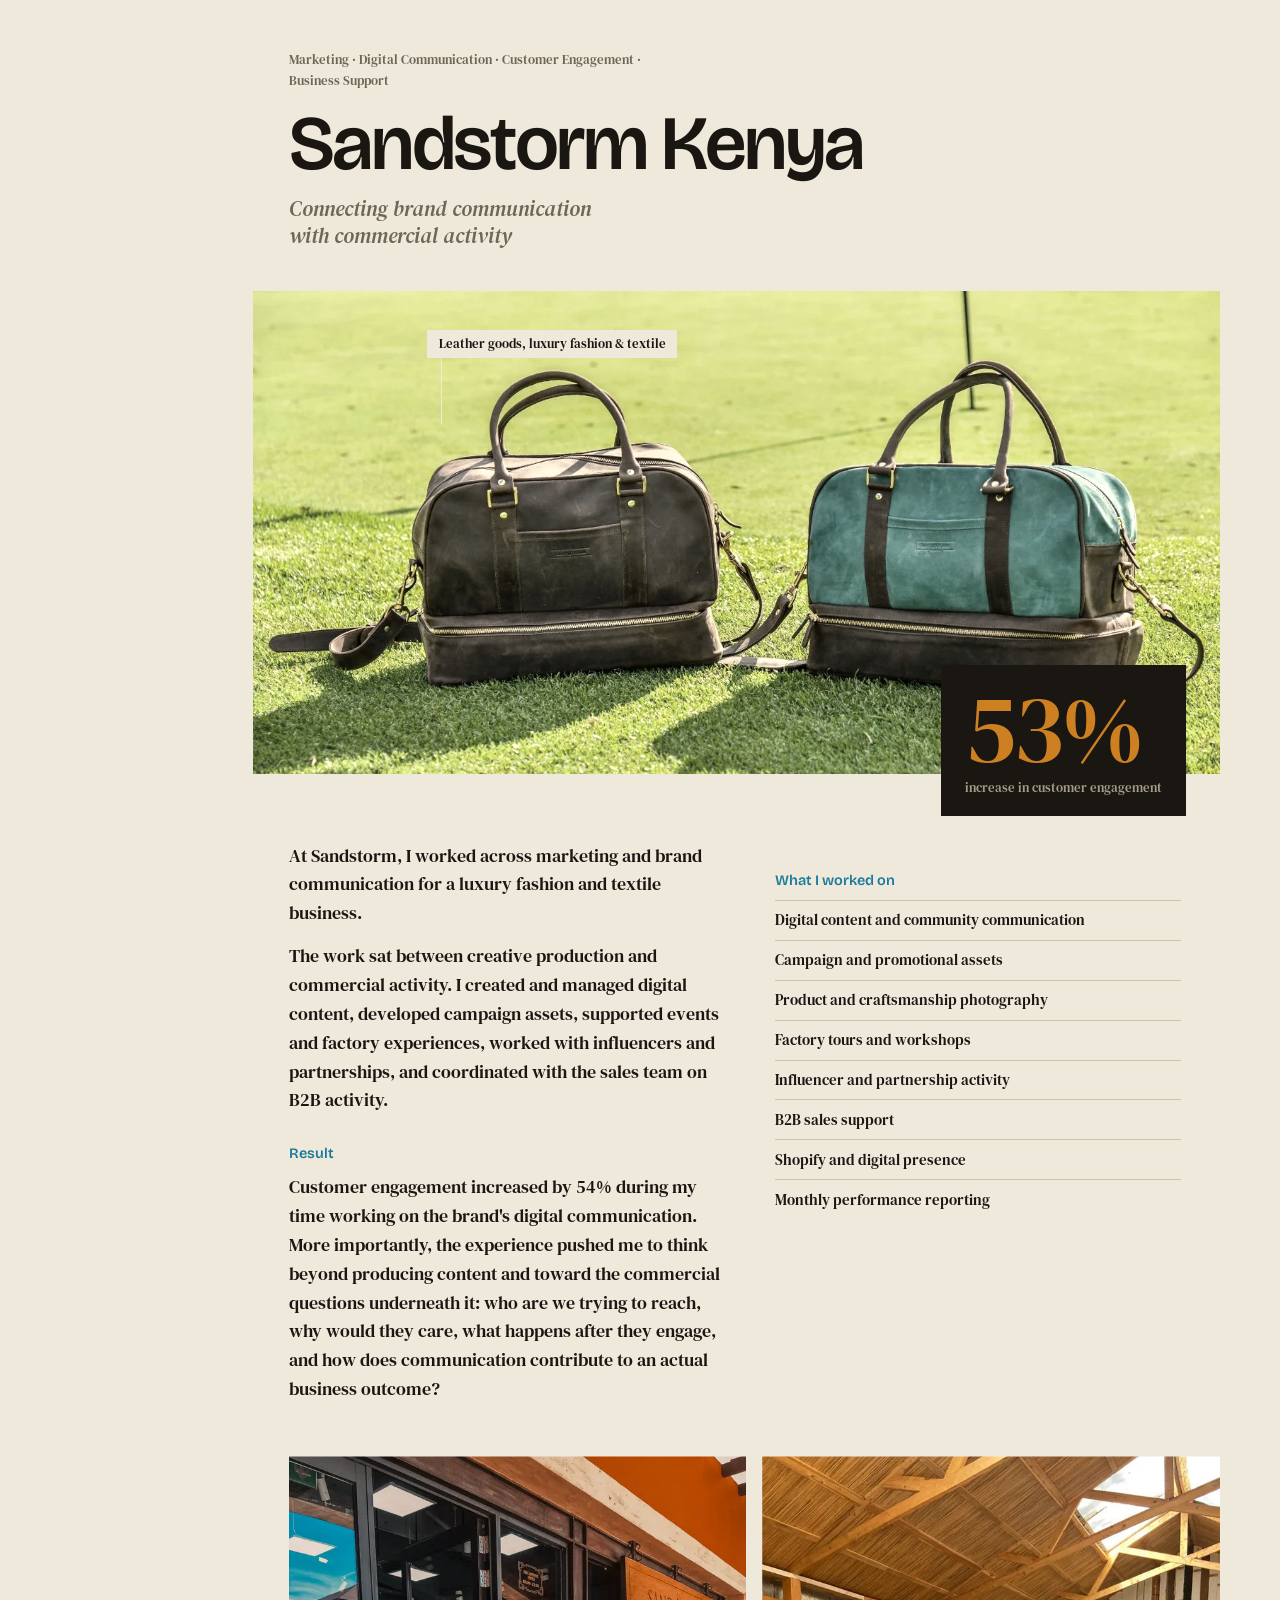
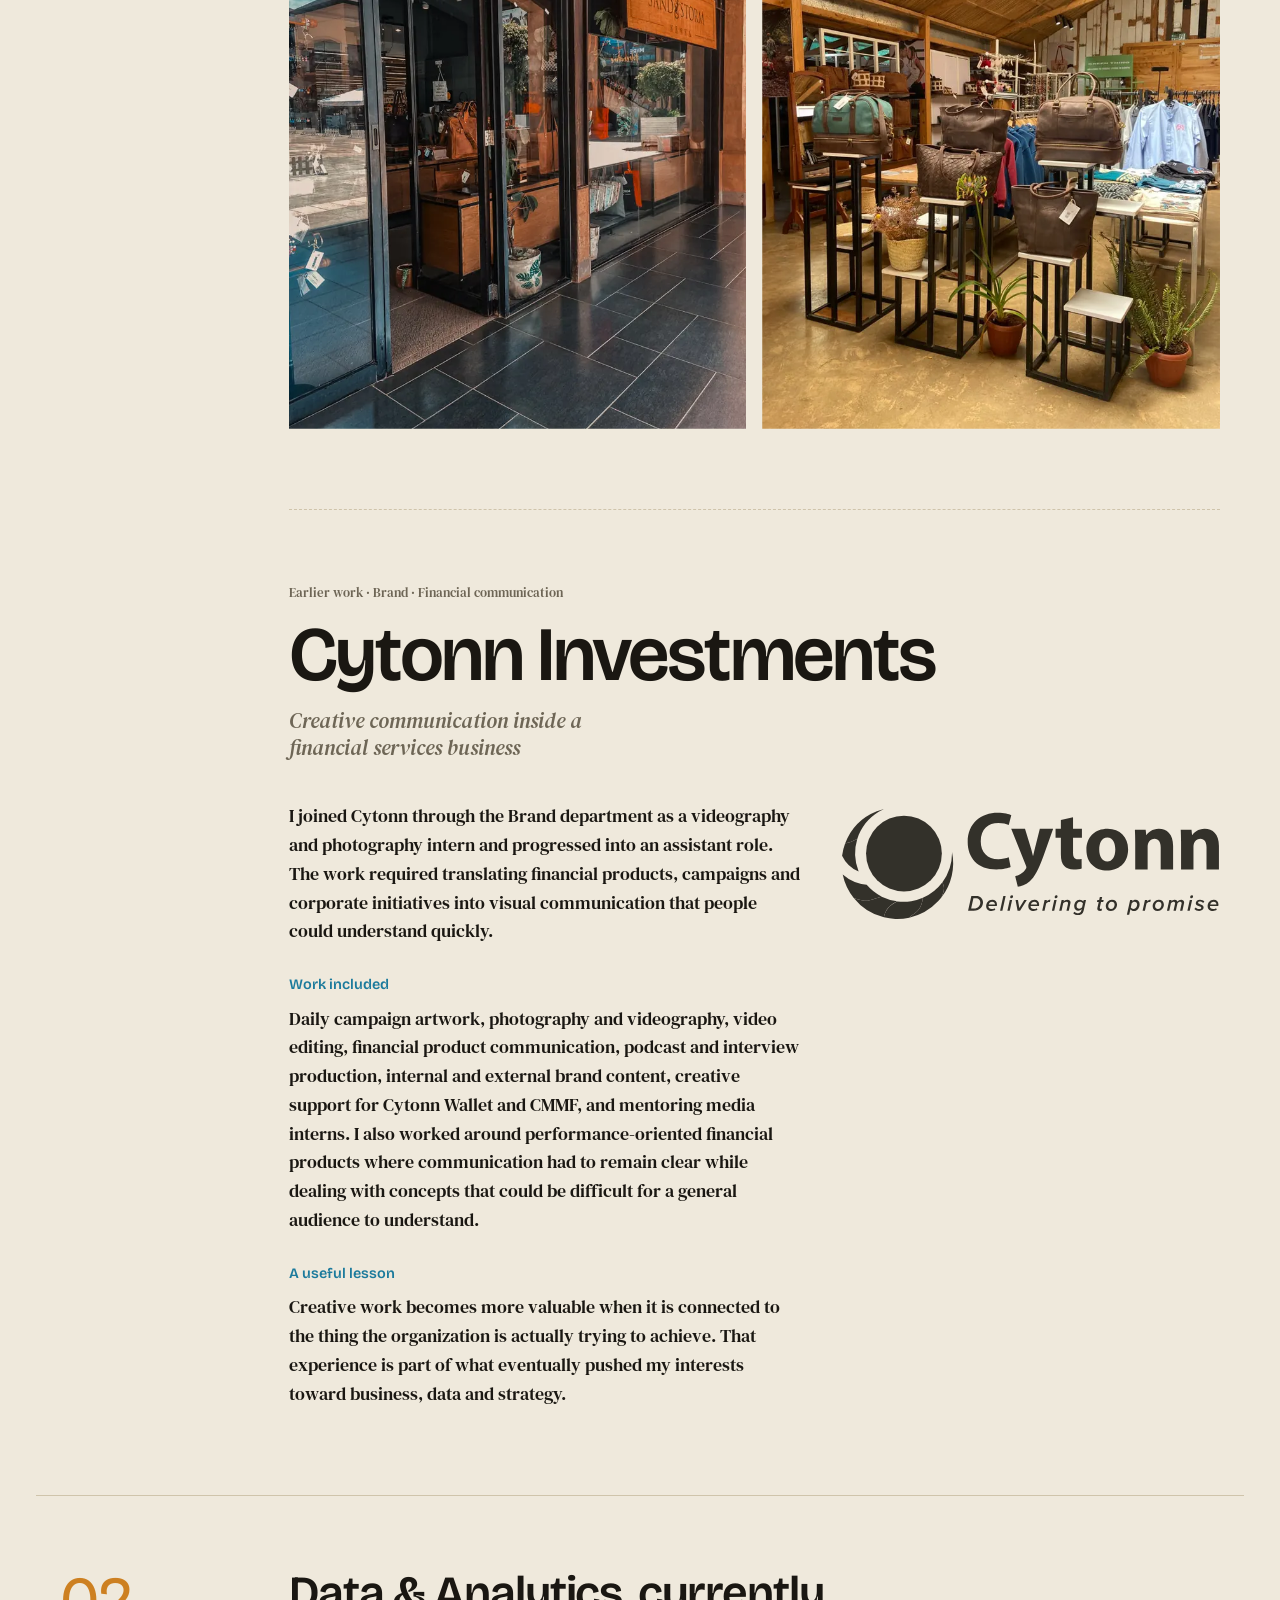
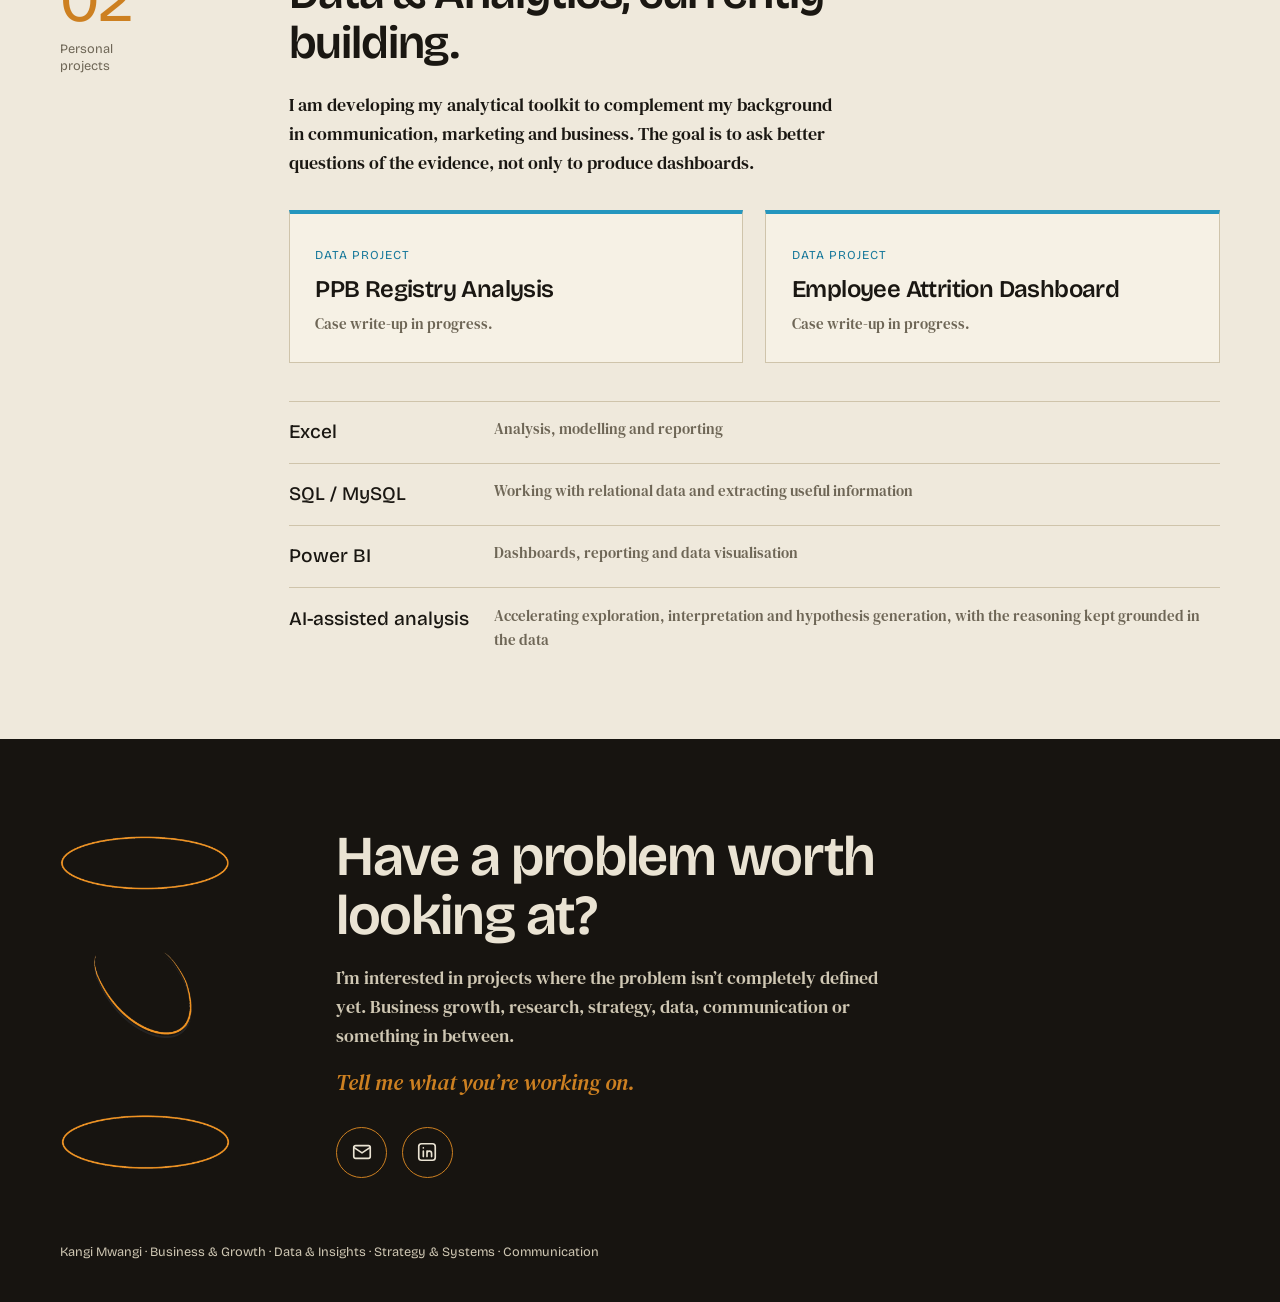
<file: work.html>
<!DOCTYPE html>
<html lang="en">
<head>
<meta charset="UTF-8">
<meta name="viewport" content="width=device-width, initial-scale=1.0">
<title>Work — Kangi Mwangi</title><meta name="description" content="Business growth, systems and data analysis for small businesses and organisations.">
<link rel="preconnect" href="https://fonts.googleapis.com">
<link rel="preconnect" href="https://fonts.gstatic.com" crossorigin>
<link href="https://fonts.googleapis.com/css2?family=Bricolage+Grotesque:opsz,wght@12..96,400..800&family=DM+Serif+Display:ital@0;1&family=DM+Serif+Text:ital@0;1&display=swap" rel="stylesheet">
<link rel="stylesheet" href="style.css">
<link rel="icon" href="favicon.png" type="image/x-icon">   
</head><body><div class="gridlines" aria-hidden="true"></div><div class="gridglow" aria-hidden="true"></div><nav class="topnav" aria-label="Main"><a class="wordmark" href="index.html"><span>Kangi Mwangi</span></a><button class="menu" type="button" aria-label="Menu" aria-expanded="false"><span></span><span></span></button><div class="navlinks"><a href="work.html" class=on>Work</a><a href="pricing.html">Pricing</a><a href="about.html">About</a><a href="#contact">Contact</a></div></nav><main><section id="work"><div class="row"><div class="rail"><span class="rail-num">01</span><span class="rail-label">Selected work</span></div><div class="main wide"><h3 class="section-title">Three stories, one question: what is the system underneath?</h3><article class="case" id="nakshi">
      <p class="case-meta">Business Growth · Strategy · Systems · Digital Presence</p>
      <h3>Nakshi Glass</h3>
      <p class="case-sub">From founder-dependent operations to a more systematic growth engine</p>

      <div class="nakshi-grid">
        <div class="nakshi-text">
          <p>Nakshi Glass is an artisan business built around craftsmanship, relationships and a premium creative identity. The challenge was not simply "how do we market more?" It was understanding how the business could grow without becoming increasingly dependent on the founder's memory, personal relationships and day-to-day involvement.</p>
          <h4>The problem</h4>
          <p>Customer information, pricing logic, demand generation and business development were not yet operating as a connected system. The opportunity was to introduce more structure without stripping away what makes the business valuable in the first place.</p>
          <h4>My approach</h4>
          <ul class="ruled">
            <li><strong>Customer &amp; business data</strong> What information already exists, and what could it tell us?</li>
            <li><strong>Pricing &amp; value</strong> How is value currently understood and communicated?</li>
            <li><strong>B2B &amp; B2C growth</strong> Where can repeatable demand come from?</li>
            <li><strong>Digital presence</strong> How easily can a potential customer discover, understand and trust the business?</li>
            <li><strong>CRM &amp; reporting</strong> What needs to be captured so decisions are based on something more than memory?</li>
          </ul>
        </div>
        <figure class="photo vase">
          <img src="nakshi-vase.jpg" alt="A hand-assembled glass vessel of coloured glass pieces set in a metal lattice" loading="lazy">
          <span class="note n1" data-reveal>Craft: the part the system has to protect</span>
          <span class="note n2" data-reveal>Premium creative identity</span>
        </figure>
      </div>

      <figure class="diagram" data-reveal>
        <svg class="dg-d" viewBox="0 0 960 400" role="img" aria-labelledby="dg-t dg-d">
          <title id="dg-t">From founder-dependent to a connected system</title>
          <desc id="dg-d">On the left, a founder tangled with memory, relationships, pricing, customer information, demand and business development. On the right, a protected craft core connected to four systems: digital presence, pricing and value, B2B and B2C growth, and CRM and reporting.</desc>
          <text class="dg-h" x="0" y="20">Founder-dependent</text>
          <text class="dg-h" x="520" y="20">Systematic, craft protected</text>
          <!-- tangle -->
          <g class="dg-gold" fill="none">
            <path class="draw" pathLength="1" style="--d:.0s" d="M220 205 C160 190 110 140 80 100"/>
            <path class="draw" pathLength="1" style="--d:.1s" d="M220 205 C280 170 330 130 370 90"/>
            <path class="draw" pathLength="1" style="--d:.2s" d="M220 205 C290 200 350 220 395 240"/>
            <path class="draw" pathLength="1" style="--d:.3s" d="M220 205 C160 240 110 260 70 285"/>
            <path class="draw" pathLength="1" style="--d:.4s" d="M220 205 C215 260 225 300 220 350"/>
            <path class="draw" pathLength="1" style="--d:.5s" d="M220 205 C230 150 210 110 215 70"/>
            <path class="draw thin" pathLength="1" style="--d:.7s" d="M80 100 C200 130 300 260 395 240"/>
            <path class="draw thin" pathLength="1" style="--d:.8s" d="M370 90 C280 150 150 230 70 285"/>
            <path class="draw thin" pathLength="1" style="--d:.9s" d="M220 350 C120 320 40 220 80 100"/>
            <path class="draw thin" pathLength="1" style="--d:1s" d="M370 90 C420 200 330 300 220 350"/>
            <path class="draw thin" pathLength="1" style="--d:1.1s" d="M215 70 C330 60 420 150 395 240"/>
          </g>
          <g class="dg-nodes">
            <circle cx="220" cy="205" r="30" class="dg-founder"/><text x="220" y="209" text-anchor="middle" class="dg-t">Founder</text>
            <circle cx="80" cy="100" r="5"/><text x="80" y="124" text-anchor="middle">Memory</text>
            <circle cx="370" cy="90" r="5"/><text x="370" y="114" text-anchor="middle">Relationships</text>
            <circle cx="395" cy="240" r="5"/><text x="395" y="264" text-anchor="middle">Pricing logic</text>
            <circle cx="70" cy="285" r="5"/><text x="70" y="309" text-anchor="middle">Customer info</text>
            <circle cx="220" cy="350" r="5"/><text x="220" y="374" text-anchor="middle">Demand</text>
            <circle cx="215" cy="70" r="5"/><text x="215" y="54" text-anchor="middle">Business development</text>
          </g>
          <!-- transition -->
          <g class="dg-blue" fill="none">
            <path class="draw" pathLength="1" style="--d:1.5s" d="M445 205 L505 205 M495 197 L505 205 L495 213"/>
          </g>
          <!-- system -->
          <g class="dg-blue" fill="none">
            <path class="draw" pathLength="1" style="--d:1.8s" d="M740 169 L740 80 M704 205 L655 205 M776 205 L825 205 M740 241 L740 330"/>
            <path class="draw thin" pathLength="1" style="--d:2.2s" d="M805 60 L890 60 L890 185 M675 60 L590 60 L590 185 M590 225 L590 350 L675 350 M890 225 L890 350 L805 350"/>
          </g>
          <g class="dg-sys">
            <circle cx="740" cy="205" r="36" class="dg-core"/><text x="740" y="209" text-anchor="middle" class="dg-t">The craft</text>
            <rect x="675" y="40" width="130" height="40" rx="2"/><text x="740" y="64" text-anchor="middle">Digital presence</text>
            <rect x="525" y="185" width="130" height="40" rx="2"/><text x="590" y="209" text-anchor="middle">Pricing &amp; value</text>
            <rect x="825" y="185" width="130" height="40" rx="2"/><text x="890" y="209" text-anchor="middle">B2B &amp; B2C growth</text>
            <rect x="675" y="330" width="130" height="40" rx="2"/><text x="740" y="354" text-anchor="middle">CRM &amp; reporting</text>
          </g>
        </svg><svg class="dg-m" viewBox="0 -12 442 412" aria-hidden="true" focusable="false">
          
          
          <text class="dg-h" x="0" y="20">Founder-dependent</text>
          <text class="dg-h" x="520" y="20">Systematic, craft protected</text>
          <!-- tangle -->
          <g class="dg-gold" fill="none">
            <path class="draw" pathLength="1" style="--d:.0s" d="M220 205 C160 190 110 140 80 100"/>
            <path class="draw" pathLength="1" style="--d:.1s" d="M220 205 C280 170 330 130 370 90"/>
            <path class="draw" pathLength="1" style="--d:.2s" d="M220 205 C290 200 350 220 395 240"/>
            <path class="draw" pathLength="1" style="--d:.3s" d="M220 205 C160 240 110 260 70 285"/>
            <path class="draw" pathLength="1" style="--d:.4s" d="M220 205 C215 260 225 300 220 350"/>
            <path class="draw" pathLength="1" style="--d:.5s" d="M220 205 C230 150 210 110 215 70"/>
            <path class="draw thin" pathLength="1" style="--d:.7s" d="M80 100 C200 130 300 260 395 240"/>
            <path class="draw thin" pathLength="1" style="--d:.8s" d="M370 90 C280 150 150 230 70 285"/>
            <path class="draw thin" pathLength="1" style="--d:.9s" d="M220 350 C120 320 40 220 80 100"/>
            <path class="draw thin" pathLength="1" style="--d:1s" d="M370 90 C420 200 330 300 220 350"/>
            <path class="draw thin" pathLength="1" style="--d:1.1s" d="M215 70 C330 60 420 150 395 240"/>
          </g>
          <g class="dg-nodes">
            <circle cx="220" cy="205" r="30" class="dg-founder"/><text x="220" y="209" text-anchor="middle" class="dg-t">Founder</text>
            <circle cx="80" cy="100" r="5"/><text x="80" y="124" text-anchor="middle">Memory</text>
            <circle cx="370" cy="90" r="5"/><text x="370" y="114" text-anchor="middle">Relationships</text>
            <circle cx="395" cy="240" r="5"/><text x="395" y="264" text-anchor="middle">Pricing logic</text>
            <circle cx="70" cy="285" r="5"/><text x="70" y="309" text-anchor="middle">Customer info</text>
            <circle cx="220" cy="350" r="5"/><text x="220" y="374" text-anchor="middle">Demand</text>
            <circle cx="215" cy="70" r="5"/><text x="215" y="54" text-anchor="middle">Business development</text>
          </g>
          <!-- transition -->
          <g class="dg-blue" fill="none">
            <path class="draw" pathLength="1" style="--d:1.5s" d="M445 205 L505 205 M495 197 L505 205 L495 213"/>
          </g>
          <!-- system -->
          <g class="dg-blue" fill="none">
            <path class="draw" pathLength="1" style="--d:1.8s" d="M740 169 L740 80 M704 205 L655 205 M776 205 L825 205 M740 241 L740 330"/>
            <path class="draw thin" pathLength="1" style="--d:2.2s" d="M805 60 L890 60 L890 185 M675 60 L590 60 L590 185 M590 225 L590 350 L675 350 M890 225 L890 350 L805 350"/>
          </g>
          <g class="dg-sys">
            <circle cx="740" cy="205" r="36" class="dg-core"/><text x="740" y="209" text-anchor="middle" class="dg-t">The craft</text>
            <rect x="675" y="40" width="130" height="40" rx="2"/><text x="740" y="64" text-anchor="middle">Digital presence</text>
            <rect x="525" y="185" width="130" height="40" rx="2"/><text x="590" y="209" text-anchor="middle">Pricing &amp; value</text>
            <rect x="825" y="185" width="130" height="40" rx="2"/><text x="890" y="209" text-anchor="middle">B2B &amp; B2C growth</text>
            <rect x="675" y="330" width="130" height="40" rx="2"/><text x="740" y="354" text-anchor="middle">CRM &amp; reporting</text>
          </g>
        </svg><div class="dg-arrow" aria-hidden="true">↓</div><svg class="dg-m" viewBox="510 -12 450 412" aria-hidden="true" focusable="false">
          
          
          <text class="dg-h" x="0" y="20">Founder-dependent</text>
          <text class="dg-h" x="520" y="20">Systematic, craft protected</text>
          <!-- tangle -->
          <g class="dg-gold" fill="none">
            <path class="draw" pathLength="1" style="--d:.0s" d="M220 205 C160 190 110 140 80 100"/>
            <path class="draw" pathLength="1" style="--d:.1s" d="M220 205 C280 170 330 130 370 90"/>
            <path class="draw" pathLength="1" style="--d:.2s" d="M220 205 C290 200 350 220 395 240"/>
            <path class="draw" pathLength="1" style="--d:.3s" d="M220 205 C160 240 110 260 70 285"/>
            <path class="draw" pathLength="1" style="--d:.4s" d="M220 205 C215 260 225 300 220 350"/>
            <path class="draw" pathLength="1" style="--d:.5s" d="M220 205 C230 150 210 110 215 70"/>
            <path class="draw thin" pathLength="1" style="--d:.7s" d="M80 100 C200 130 300 260 395 240"/>
            <path class="draw thin" pathLength="1" style="--d:.8s" d="M370 90 C280 150 150 230 70 285"/>
            <path class="draw thin" pathLength="1" style="--d:.9s" d="M220 350 C120 320 40 220 80 100"/>
            <path class="draw thin" pathLength="1" style="--d:1s" d="M370 90 C420 200 330 300 220 350"/>
            <path class="draw thin" pathLength="1" style="--d:1.1s" d="M215 70 C330 60 420 150 395 240"/>
          </g>
          <g class="dg-nodes">
            <circle cx="220" cy="205" r="30" class="dg-founder"/><text x="220" y="209" text-anchor="middle" class="dg-t">Founder</text>
            <circle cx="80" cy="100" r="5"/><text x="80" y="124" text-anchor="middle">Memory</text>
            <circle cx="370" cy="90" r="5"/><text x="370" y="114" text-anchor="middle">Relationships</text>
            <circle cx="395" cy="240" r="5"/><text x="395" y="264" text-anchor="middle">Pricing logic</text>
            <circle cx="70" cy="285" r="5"/><text x="70" y="309" text-anchor="middle">Customer info</text>
            <circle cx="220" cy="350" r="5"/><text x="220" y="374" text-anchor="middle">Demand</text>
            <circle cx="215" cy="70" r="5"/><text x="215" y="54" text-anchor="middle">Business development</text>
          </g>
          <!-- transition -->
          <g class="dg-blue" fill="none">
            <path class="draw" pathLength="1" style="--d:1.5s" d="M445 205 L505 205 M495 197 L505 205 L495 213"/>
          </g>
          <!-- system -->
          <g class="dg-blue" fill="none">
            <path class="draw" pathLength="1" style="--d:1.8s" d="M740 169 L740 80 M704 205 L655 205 M776 205 L825 205 M740 241 L740 330"/>
            <path class="draw thin" pathLength="1" style="--d:2.2s" d="M805 60 L890 60 L890 185 M675 60 L590 60 L590 185 M590 225 L590 350 L675 350 M890 225 L890 350 L805 350"/>
          </g>
          <g class="dg-sys">
            <circle cx="740" cy="205" r="36" class="dg-core"/><text x="740" y="209" text-anchor="middle" class="dg-t">The craft</text>
            <rect x="675" y="40" width="130" height="40" rx="2"/><text x="740" y="64" text-anchor="middle">Digital presence</text>
            <rect x="525" y="185" width="130" height="40" rx="2"/><text x="590" y="209" text-anchor="middle">Pricing &amp; value</text>
            <rect x="825" y="185" width="130" height="40" rx="2"/><text x="890" y="209" text-anchor="middle">B2B &amp; B2C growth</text>
            <rect x="675" y="330" width="130" height="40" rx="2"/><text x="740" y="354" text-anchor="middle">CRM &amp; reporting</text>
          </g>
        </svg>
        <figcaption>Diagram: the direction of the work, from a business held together by one person to one where the structure carries the load and the craft stays the core.</figcaption>
      </figure>

      <div class="pull">
        <h4>Direction</h4>
        <p>The goal is not to turn an artisan business into a machine. It is to build enough structure around the craft that the business can grow without losing its identity.</p>
      </div>
    <div class="gal" data-reveal><div class="gi w3" style="--i:0"><img src="nakshi-sun-2-720.webp" srcset="nakshi-sun-2-720.webp 720w, nakshi-sun-2-1400.webp 1400w" sizes="(max-width:900px) 80vw, 33vw" alt="Fused glass sun-and-moon panel hanging on a wooden wall" loading="lazy" decoding="async"></div><div class="gi w3" style="--i:1"><img src="nakshi-sun-1-720.webp" srcset="nakshi-sun-1-720.webp 720w, nakshi-sun-1-1400.webp 1400w" sizes="(max-width:900px) 80vw, 33vw" alt="Fused glass sun-and-moon wall plaque" loading="lazy" decoding="async"></div><div class="gi" style="--i:2"><img src="nakshi-market-glass-720.webp" srcset="nakshi-market-glass-720.webp 720w, nakshi-market-glass-1400.webp 1400w" sizes="(max-width:900px) 80vw, 33vw" alt="Stained glass panels hanging at an outdoor market stall" loading="lazy" decoding="async"></div><div class="gi" style="--i:3"><img src="nakshi-rings-1-720.webp" srcset="nakshi-rings-1-720.webp 720w, nakshi-rings-1-1400.webp 1400w" sizes="(max-width:900px) 80vw, 33vw" alt="Rings with coloured glass stones" loading="lazy" decoding="async"></div><div class="gi" style="--i:4"><img src="nakshi-rings-2-720.webp" srcset="nakshi-rings-2-720.webp 720w, nakshi-rings-2-1400.webp 1400w" sizes="(max-width:900px) 80vw, 33vw" alt="Rings with coloured glass stones in a glass bowl" loading="lazy" decoding="async"></div></div></article><article class="case" id="sandstorm">
      <p class="case-meta">Marketing · Digital Communication · Customer Engagement · Business Support</p>
      <h3>Sandstorm Kenya</h3>
      <p class="case-sub">Connecting brand communication with commercial activity</p>

      <figure class="photo bags">
        <img src="sandstorm-bags.jpg" alt="Two leather holdall bags, one dark brown and one teal suede, on a golf green" loading="lazy">
        <span class="note n3" data-reveal>Leather goods, luxury fashion &amp; textile</span>
        <div class="stat-block" data-reveal>
          <span class="stat-num"><span data-count="54">54</span>%</span>
          <span class="stat-label">increase in customer engagement</span>
        </div>
      </figure>

      <div class="two">
        <div>
          <p>At Sandstorm, I worked across marketing and brand communication for a luxury fashion and textile business.</p>
          <p>The work sat between creative production and commercial activity. I created and managed digital content, developed campaign assets, supported events and factory experiences, worked with influencers and partnerships, and coordinated with the sales team on B2B activity.</p>
          <h4>Result</h4>
          <p>Customer engagement increased by 54% during my time working on the brand's digital communication. More importantly, the experience pushed me to think beyond producing content and toward the commercial questions underneath it: who are we trying to reach, why would they care, what happens after they engage, and how does communication contribute to an actual business outcome?</p>
        </div>
        <div>
          <h4>What I worked on</h4>
          <ul class="ruled plain">
            <li>Digital content and community communication</li>
            <li>Campaign and promotional assets</li>
            <li>Product and craftsmanship photography</li>
            <li>Factory tours and workshops</li>
            <li>Influencer and partnership activity</li>
            <li>B2B sales support</li>
            <li>Shopify and digital presence</li>
            <li>Monthly performance reporting</li>
          </ul>
        </div>
      </div>
    <div class="gal" data-reveal><div class="gi w3" style="--i:0"><img src="sandstorm-store-720.webp" srcset="sandstorm-store-720.webp 720w, sandstorm-store-1400.webp 1400w" sizes="(max-width:900px) 80vw, 33vw" alt="Sandstorm Kenya storefront" loading="lazy" decoding="async"></div><div class="gi w3" style="--i:1"><img src="sandstorm-showroom-720.webp" srcset="sandstorm-showroom-720.webp 720w, sandstorm-showroom-1400.webp 1400w" sizes="(max-width:900px) 80vw, 33vw" alt="Inside the Sandstorm Kenya showroom, with leather bags and apparel" loading="lazy" decoding="async"></div></div></article><article class="case" id="cytonn">
      <p class="case-meta">Earlier work · Brand · Financial communication</p>
      <h3>Cytonn Investments</h3>
      <p class="case-sub">Creative communication inside a financial services business</p>
      <div class="two cytonn">
        <div>
          <p>I joined Cytonn through the Brand department as a videography and photography intern and progressed into an assistant role. The work required translating financial products, campaigns and corporate initiatives into visual communication that people could understand quickly.</p>
          <h4>Work included</h4>
          <p>Daily campaign artwork, photography and videography, video editing, financial product communication, podcast and interview production, internal and external brand content, creative support for Cytonn Wallet and CMMF, and mentoring media interns. I also worked around performance-oriented financial products where communication had to remain clear while dealing with concepts that could be difficult for a general audience to understand.</p>
          <h4>A useful lesson</h4>
          <p>Creative work becomes more valuable when it is connected to the thing the organization is actually trying to achieve. That experience is part of what eventually pushed my interests toward business, data and strategy.</p>
        </div>
        <div class="client" role="img" aria-label="Cytonn Investments logo"><span class="client-mark"></span></div>
      </div>
    </article></div></div></section><section id="projects"><div class="row"><div class="rail"><span class="rail-num">02</span><span class="rail-label">Personal projects</span></div><div class="main wide"><h3 class="section-title">Data &amp; Analytics, currently building.</h3><p class="measure">I am developing my analytical toolkit to complement my background in communication, marketing and business. The goal is to ask better questions of the evidence, not only to produce dashboards.</p><div class="g2c" data-reveal><div class="card d" style="--i:0"><span class="k">Data project</span><h3>PPB Registry Analysis</h3><p>Case write-up in progress.</p></div><div class="card d" style="--i:1"><span class="k">Data project</span><h3>Employee Attrition Dashboard</h3><p>Case write-up in progress.</p></div></div><div style="margin-top:2.4rem"><table class="toolkit">
        <tr><th scope="row">Excel</th><td>Analysis, modelling and reporting</td></tr>
        <tr><th scope="row">SQL / MySQL</th><td>Working with relational data and extracting useful information</td></tr>
        <tr><th scope="row">Power BI</th><td>Dashboards, reporting and data visualisation</td></tr>
        <tr><th scope="row">AI-assisted analysis</th><td>Accelerating exploration, interpretation and hypothesis generation, with the reasoning kept grounded in the data</td></tr>
      </table></div></div></div></section></main><footer id="contact" class="dark contact"><div class="contact-in"><div class="foot-mark mark" aria-hidden="true" data-reveal>
      <span class="p p-top"><img src="mark-top.png" alt=""></span>
      <span class="p p-mid"><img src="mark-mid.png" alt=""></span>
      <span class="p p-bot"><img src="mark-bot.png" alt=""></span>
    </div><div><h2>Have a problem worth looking at?</h2><p>I’m interested in projects where the problem isn’t completely defined yet. Business growth, research, strategy, data, communication or something in between.</p><p class="ask">Tell me what you’re working on.</p><div class="ic"><a href="mailto:kangivictormwangi@gmail.com" aria-label="Email Kangi"><svg width="22" height="22" viewBox="0 0 24 24" fill="none" stroke="currentColor" stroke-width="1.8" stroke-linecap="round" stroke-linejoin="round" aria-hidden="true"><rect x="3" y="5" width="18" height="14" rx="2"/><path d="M3 7l9 6 9-6"/></svg></a><a href="https://linkedin.com/in/kangi-mwangi" aria-label="Kangi on LinkedIn" target="_blank" rel="noopener"><svg width="22" height="22" viewBox="0 0 24 24" fill="none" stroke="currentColor" stroke-width="1.8" stroke-linecap="round" stroke-linejoin="round" aria-hidden="true"><rect x="3" y="3" width="18" height="18" rx="3"/><path d="M8 11v6M8 7.5v.01M12 17v-6M12 13.5c0-1.5 1-2.5 2.5-2.5S17 12 17 13.5V17"/></svg></a></div></div></div><p class="foot-line">Kangi Mwangi · Business &amp; Growth · Data &amp; Insights · Strategy &amp; Systems · Communication</p></footer><script src="main.js" defer></script></body></html>
</file>
<file: style.css>
:root{
  --paper:#EFE9DC;
  --ink:#1A1712;
  --gold:#CD8021;
  --blue:#2596BE;
  --blue-ink:#1B7A9C;
  --line:#CFC4AB;
  --muted:#6E6656;
  --panel:#171410;
  --panel-text:#EAE3D3;
  --panel-muted:#A39B86;
  --panel-line:#2E2A22;
  --serif:"Bricolage Grotesque",Helvetica,Arial,sans-serif;/* headline + UI face */
  --sans:"DM Serif Text",Georgia,serif;/* body face */--disp:"DM Serif Display",Georgia,serif;
  --wrap:calc(1160px + 3rem);
}
*{box-sizing:border-box;margin:0;padding:0}
html{scroll-behavior:smooth;scroll-padding-top:72px}
body{font-family:var(--sans);background:var(--paper);color:var(--ink);line-height:1.6;font-size:18px;font-synthesis:none;-webkit-font-smoothing:antialiased}
a{color:inherit}
img{max-width:100%}
:focus-visible{outline:2px solid var(--blue);outline-offset:3px}
h1,h2,h3{font-family:var(--serif);font-weight:500;letter-spacing:-.015em}
h4{font-family:var(--sans);font-weight:600;font-size:.9rem;color:var(--blue-ink);margin:1.7rem 0 .5rem}
p{margin-bottom:.9rem;max-width:62ch}
.tags{font-size:.86rem;color:var(--muted)}
.quiet{color:var(--muted)}

/* grid — the visible 12 columns */
.gridlines,.gridglow{position:fixed;top:0;bottom:0;left:50%;width:min(1160px,calc(100% - 3rem));transform:translateX(-50%);pointer-events:none;z-index:0}
.gridlines{background:linear-gradient(90deg,var(--line) 1px,transparent 1px) 0 0/calc(100%/12) 100%;border-right:1px solid var(--line);opacity:.6}
.gridglow{background:linear-gradient(90deg,var(--gold) 1px,transparent 1px) 0 0/calc(100%/12) 100%;border-right:1px solid var(--gold);
  -webkit-mask-image:radial-gradient(circle 190px at var(--mx,-999px) var(--my,-999px),#000,transparent);mask-image:radial-gradient(circle 190px at var(--mx,-999px) var(--my,-999px),#000,transparent)}
main,.hero,.dark,.topnav{position:relative;z-index:1}

/* nav */
.topnav{position:sticky;top:0;z-index:20;display:flex;justify-content:space-between;align-items:center;padding:.7rem 1.5rem;background: rgba(0,30,52,0.88);backdrop-filter:blur(6px);border-bottom:1px solid var(--line)}
.wordmark{display:flex;align-items:center;gap:.65rem;font-family:var(--serif);font-weight:600;font-size:1.08rem;text-decoration:none;color: var(--gold)}
/*.wordmark img{height:8px;width:auto;display:block;}*/
.navlinks{display:flex;gap:1.5rem;font-size:.86rem}
.navlinks a{text-decoration:none;padding:.2rem 0;border-bottom:1px solid transparent;color: var(--gold)}
.navlinks a:hover,.navlinks a.on{border-bottom-color:var(--gold)}

/* hero */
.hero{max-width:var(--wrap);margin:0 auto;padding:clamp(3rem,8vh,6rem) 1.5rem clamp(3rem,8vh,5rem);display:grid;grid-template-columns:repeat(12,1fr);align-items:center;min-height:calc(100vh - 62px)}
.hero-text{grid-column:1/9}
.hero-mark{grid-column:9/13;justify-self:center}
.kicker{font-size:.86rem;color:var(--muted);margin-bottom:1.6rem}
.hero h1{font-size:clamp(2.4rem,5.6vw,4.9rem);line-height:1.03;letter-spacing:-.028em;max-width:16ch;margin-bottom:1.8rem}
.lede{font-size:1.05rem;max-width:54ch}
.actions{display:flex;gap:.9rem;flex-wrap:wrap;margin-top:1.8rem}
.btn{font-size:.88rem;font-weight:500;text-decoration:none;padding:.72rem 1.35rem;border:1px solid var(--ink);display:inline-block;transition:background .2s,color .2s}
.btn:hover{background:var(--ink);color:var(--paper)}
.btn-solid{background:var(--ink);color:var(--paper)}
.btn-solid:hover{background:transparent;color:var(--ink)}

/* the mark, in three pieces */
.mark{--mw:clamp(150px,19vw,250px);position:relative;width:var(--mw);aspect-ratio:885/1733}
.p{position:absolute;display:block}
.p img{display:block;width:100%;height:100%}
.p-top{left:0;top:0;width:99.209%;height:16.619%}
.p-mid{left:19.887%;top:34.911%;width:57.966%;height:25.851%}
.p-bot{left:.565%;top:83.555%;width:99.435%;height:16.445%}
.hero .p img{will-change:transform}
.hero .p-top img{transform:translate3d(0,calc(var(--hp,0)*-130px),0)}
.hero .p-mid img{transform:translate3d(calc(var(--hp,0)*46px),calc(var(--hp,0)*-30px),0) rotate(calc(var(--hp,0)*28deg))}
.hero .p-bot img{transform:translate3d(0,calc(var(--hp,0)*80px),0)}

/* one orchestrated load */
.js .rise{opacity:0;transform:translateY(14px)}
.loaded .rise{opacity:1;transform:none;transition:opacity .9s ease calc(var(--i)*.12s + .35s),transform .9s cubic-bezier(.2,.7,.2,1) calc(var(--i)*.12s + .35s)}
.js .gridlines{clip-path:inset(0 0 100% 0)}
.loaded .gridlines{clip-path:inset(0);transition:clip-path 1.7s ease}
.js .mark .p{opacity:0;transition:transform 1.5s cubic-bezier(.2,.7,.2,1),opacity 1s ease}
.js .mark .p-top{transform:translate(-70px,-90px)}
.js .mark .p-mid{transform:translate(80px,-20px) rotate(38deg)}
.js .mark .p-bot{transform:translate(70px,100px)}
.loaded .hero .mark .p,.mark.in .p{opacity:1;transform:none}
.js .hero .mark .p{transition-delay:.5s}

/* rows: rail + main on the 12-col grid */
.row{max-width:var(--wrap);margin:0 auto;padding:4.5rem 1.5rem;display:grid;grid-template-columns:repeat(12,1fr);align-items:start;border-top:1px solid var(--line)}
.rail{grid-column:1/3;position:sticky;top:92px;padding-right:1rem}
.rail-num{display:block;font-family:var(--serif);font-weight:400;font-size:clamp(2.6rem,5vw,4.2rem);line-height:1;color:var(--gold)}
.rail-label{display:block;font-size:.8rem;color:var(--muted);margin-top:.5rem;line-height:1.35;max-width:11ch}
.main{grid-column:3/13;padding-left:2.2rem;min-width:0}

/* 01 index */
.focus-item{display:grid;grid-template-columns:minmax(0,1fr) minmax(0,1.3fr);gap:2rem;padding:1.7rem 0;border-top:1px solid var(--line);border-left:2px solid transparent;transition:padding-left .3s ease,border-color .3s ease}
.focus-item:first-child{border-top:none;padding-top:0}
.focus-item:hover{padding-left:1rem;border-left-color:var(--gold)}
.focus-item h3{font-size:clamp(1.5rem,2.7vw,2.3rem);line-height:1.1}
.focus-item p{font-size:.98rem}

/* 02 cases */
.case{padding-bottom:5rem}
.case:last-child{padding-bottom:0}
.case+.case{padding-top:4.5rem;border-top:1px dashed var(--line)}
.case-meta{font-size:.82rem;color:var(--muted)}
.case h3{font-size:clamp(2.6rem,6vw,5rem);line-height:1;letter-spacing:-.03em;margin:.5rem 0 .8rem}
.case-sub{font-family:var(--serif);font-style:italic;font-size:1.3rem;color:var(--muted);max-width:30ch;margin-bottom:2.6rem;line-height:1.3}
.ruled{list-style:none;margin-bottom:.9rem}
.ruled li{padding:.7rem 0;border-top:1px solid var(--line);font-size:.96rem;max-width:58ch}
.ruled li strong{display:block;font-weight:600}
.ruled.plain li{padding:.45rem 0}
.two{display:grid;grid-template-columns:minmax(0,1fr) minmax(0,1fr);gap:2.6rem}

.nakshi-grid{display:grid;grid-template-columns:minmax(0,1fr) 270px 150px;gap:0 2.5rem}
.vase{grid-column:2;margin-top:-6.5rem;position:relative}
.vase img{display:block;width:100%;height:auto;outline:1px solid var(--line);outline-offset:10px}
.photo{margin:0}
.note{position:absolute;font-size:.8rem;line-height:1.35;color:var(--ink)}
.n1,.n2{left:calc(100% + 28px);width:132px}
.n1{top:20%}.n2{top:66%}
.n1::before,.n2::before{content:"";position:absolute;right:100%;top:.6em;width:64px;height:1px;background:var(--gold);transform-origin:right}
.n1::after,.n2::after{content:"";position:absolute;right:calc(100% + 58px);top:calc(.6em - 3px);width:7px;height:7px;border-radius:50%;background:var(--gold)}
.js .note{opacity:0;transition:opacity .6s ease .5s}
.js .note::before{transform:scaleX(0);transition:transform .9s ease .3s}
.note.in{opacity:1}.note.in::before{transform:scaleX(1)}

/* diagram */
.diagram{margin:3.2rem 0 0}
figure.diagram{overflow-x:auto}
.diagram svg{display:block;width:100%;height:auto;min-width:720px}
.diagram figcaption{font-size:.82rem;color:var(--muted);margin-top:.8rem;max-width:60ch}
svg text{font-family:var(--sans);font-size:12px;fill:var(--ink)}
svg .dg-h{fill:var(--muted)}
svg .dg-t{font-weight:600}
.dg-gold path{stroke:var(--gold);stroke-width:1.7}
.dg-blue path{stroke:var(--blue);stroke-width:1.9}
.dg-gold .thin,.dg-blue .thin{stroke-width:1;opacity:.65}
.dg-nodes circle{fill:var(--ink)}
.dg-nodes .dg-founder{fill:var(--paper);stroke:var(--ink);stroke-width:1.5}
.dg-sys rect{fill:var(--paper);stroke:var(--blue);stroke-width:1.3}
.dg-sys .dg-core{fill:var(--paper);stroke:var(--gold);stroke-width:2.2}
.js .draw{stroke-dasharray:1;stroke-dashoffset:1;transition:stroke-dashoffset 1.4s ease var(--d,0s)}
.in .draw{stroke-dashoffset:0}
.js .dg-nodes,.js .dg-sys{opacity:0;transition:opacity .9s ease .5s}
.js .dg-sys{transition-delay:1.7s}
.in .dg-nodes,.in .dg-sys{opacity:1}
.pull{max-width:56ch;margin-top:2.8rem;padding-left:1.3rem;border-left:3px solid var(--gold)}
.pull h4{margin-top:0}
.pull p{font-family:var(--serif);font-size:1.4rem;line-height:1.35}

/* sandstorm */
.bags{position:relative;margin:0 0 4.2rem -2.2rem;width:calc(100% + 2.2rem)}
.bags img{display:block;width:100%;aspect-ratio:16/8;object-fit:cover;filter:saturate(.72) sepia(.2) contrast(1.03)}
.n3{left:18%;top:8%;background:var(--paper);padding:.35rem .7rem}
.n3::before{content:"";position:absolute;left:14px;top:100%;width:1px;height:66px;background:var(--paper);transform-origin:top}
.js .n3::before{transform:scaleY(0)}
.n3.in::before{transform:scaleY(1)}
.stat-block{position:absolute;right:clamp(12px,3vw,34px);bottom:-2.6rem;background:var(--ink);color:var(--paper);padding:1rem 1.5rem 1.1rem;display:flex;flex-direction:column}
.stat-num{font-family:var(--serif);font-size:clamp(3.2rem,8vw,6rem);line-height:1;color:var(--gold);letter-spacing:-.03em;font-variant-numeric:tabular-nums}
.stat-label{font-size:.82rem;color:var(--panel-muted)}
.js .stat-block{opacity:0;transform:translateY(18px);transition:opacity .8s ease .2s,transform .8s cubic-bezier(.2,.7,.2,1) .2s}
.stat-block.in{opacity:1;transform:none}

/* cytonn */
.cytonn{grid-template-columns:minmax(0,1.35fr) minmax(0,1fr);align-items:start}
.client{position:sticky;top:110px;padding-top:.4rem}
.client-mark{display:block;width:100%;aspect-ratio:3605/1052;background:var(--ink);opacity:.88;-webkit-mask:url(assets/cytonn-logo.svg) center/contain no-repeat;mask:url(assets/cytonn-logo.svg) center/contain no-repeat}

/* 03 dark */
.dark{background:var(--panel);color:var(--panel-text)}
.dark .row{border-top:none;background:linear-gradient(90deg,var(--panel-line) 1px,transparent 1px) content-box 0 0/calc(100%/12) 100%}
.dark .rail-label{color:var(--panel-muted)}
.big-lede{font-family:var(--serif);font-size:clamp(1.7rem,3.6vw,3rem);line-height:1.12;letter-spacing:-.02em;max-width:20ch;margin-bottom:3rem}
.reframe .rf-head{display:grid;grid-template-columns:minmax(0,1fr) minmax(50px,140px) minmax(0,1fr);font-size:.82rem;color:var(--panel-muted);padding-bottom:.7rem}
.rf-row{display:grid;grid-template-columns:minmax(0,1fr) minmax(50px,140px) minmax(0,1fr);align-items:center;padding:1.15rem 0;border-top:1px solid var(--panel-line)}
.rf-ask{font-family:var(--serif);font-size:clamp(1.05rem,2vw,1.5rem);color:var(--panel-muted);transition:color .25s}
.rf-real{font-family:var(--serif);font-size:clamp(1.15rem,2.2vw,1.75rem);color:var(--panel-text)}
.rf-line{position:relative;height:1px;margin:0 .8rem}
.rf-line::before{content:"";position:absolute;inset:0;background:var(--gold);transform-origin:left}
.rf-line::after{content:"";position:absolute;right:-3px;top:-3px;width:7px;height:7px;border-radius:50%;background:var(--gold)}
.rf-row.last .rf-line::before,.rf-row.last .rf-line::after{background:var(--blue)}
.rf-row:hover .rf-ask{color:var(--panel-text)}
.js .rf-line::before{transform:scaleX(0);transition:transform .8s ease var(--d)}
.js .rf-line::after,.js .rf-real{opacity:0;transition:opacity .6s ease calc(var(--d) + .7s)}
.in .rf-line::before{transform:scaleX(1)}
.in .rf-line::after,.in .rf-real{opacity:1}
.steps{list-style:none;display:grid;grid-template-columns:repeat(5,minmax(0,1fr));gap:1.4rem;margin:4.5rem 0 1.6rem;position:relative;padding-top:2.2rem}
.steps::before{content:"";position:absolute;left:0;right:0;top:.5rem;height:1px;background:var(--blue);transform-origin:left}
.js .steps::before{transform:scaleX(0);transition:transform 2.4s ease .1s}
.steps.in::before{transform:scaleX(1)}
.steps li{position:relative}
.steps li::before{content:"";position:absolute;left:0;top:-2.2rem;width:9px;height:9px;margin-top:calc(.5rem - 4px);border-radius:50%;background:var(--blue)}
.js .steps li::before{transform:scale(0);transition:transform .4s ease var(--d)}
.js .steps li>*{opacity:0;transition:opacity .7s ease var(--d)}
.steps.in li::before{transform:scale(1)}
.steps.in li>*{opacity:1}
.pnum{display:block;font-family:var(--serif);font-size:1.7rem;color:var(--blue)}
.steps strong{display:block;font-family:var(--serif);font-weight:500;font-size:1.25rem;margin:.1rem 0 .3rem}
.steps p{font-size:.9rem;color:var(--panel-muted)}
.dark .quiet{color:var(--panel-muted)}

/* 04 data */
.section-title{font-size:clamp(1.9rem,3.6vw,3rem);line-height:1.1;max-width:24ch;margin-bottom:1.4rem}
.measure{max-width:62ch}
.data{margin-top:2.4rem;gap:3rem;grid-template-columns:minmax(0,1.5fr) minmax(0,1fr)}
.toolkit{width:100%;border-collapse:collapse}
.toolkit th{font-family:var(--serif);font-weight:500;font-size:1.2rem;text-align:left;white-space:nowrap;padding:.95rem 1.6rem .95rem 0;border-top:1px solid var(--line);vertical-align:top}
.toolkit td{padding:.95rem 0;border-top:1px solid var(--line);font-size:.94rem;color:var(--muted);vertical-align:top}
.data h4{margin-top:0}
.projects{list-style:none}
.projects li{font-family:var(--serif);font-size:1.4rem;padding:.75rem 0;border-top:1px solid var(--line);line-height:1.2}
.projects .soon{font-style:italic;color:var(--muted)}

/* 05 creative */
.quote{font-family:var(--serif);font-style:italic;font-weight:400;font-size:clamp(1.9rem,4.6vw,3.8rem);line-height:1.1;letter-spacing:-.02em;max-width:19ch;margin:0 0 3rem;padding-left:1.3rem;border-left:3px solid var(--gold)}
#creative .tags{margin-top:1.6rem}

/* 06 lab */
.notes{display:grid;grid-template-columns:repeat(auto-fit,minmax(215px,1fr));gap:1.8rem;margin-top:2.4rem;padding:2rem;border:1px dashed var(--line);background:radial-gradient(circle,rgba(26,23,18,.2) 1px,transparent 1.6px) 0 0/22px 22px}
.lab-note{background:#F6F1E5;border:1px solid var(--line);padding:1.1rem 1.2rem 1.3rem;transform:rotate(var(--r,0));transition:transform .3s ease}
.lab-note:hover{transform:rotate(0)}
.lab-note h5{font-family:var(--serif);font-weight:500;font-size:1.3rem;margin:.3rem 0 .4rem}
.lab-note p{font-size:.92rem;margin:0}
.status{display:inline-block;font-size:.74rem;color:var(--blue-ink);border:1px solid var(--blue);padding:.05rem .55rem;border-radius:99px}
.lab-note:nth-child(2n) .status{color:#9A5E12;border-color:var(--gold)}

/* 07 about */
.about-lead{font-family:var(--serif);font-size:clamp(1.6rem,3vw,2.4rem);line-height:1.22;letter-spacing:-.015em;max-width:26ch;margin-bottom:2.2rem}

/* 08 timeline */
.timeline{list-style:none;position:relative}
.timeline::before{content:"";position:absolute;left:8.5rem;top:0;bottom:0;width:1px;background:var(--gold);transform-origin:top}
.js .timeline::before{transform:scaleY(0);transition:transform 2.2s ease}
.timeline.in::before{transform:scaleY(1)}
.timeline li{display:grid;grid-template-columns:8.5rem minmax(0,1fr);padding:1.4rem 0}
.yr{font-family:var(--serif);font-size:1.3rem;line-height:1.3}
.timeline li div{position:relative;padding-left:2rem}
.timeline li div::before{content:"";position:absolute;left:-4px;top:.6rem;width:9px;height:9px;border-radius:50%;background:var(--gold)}
.timeline strong{font-family:var(--serif);font-weight:500;font-size:1.4rem;display:block;line-height:1.25}
.role,.timeline .tags{display:block;font-size:.88rem;color:var(--muted);margin:.15rem 0 .4rem}
.timeline p{font-size:.94rem;margin:0}

/* footer */
.contact{padding:5.5rem 1.5rem 2.5rem}
.contact-in{max-width:1160px;margin:0 auto;display:grid;grid-template-columns:minmax(150px,220px) minmax(0,1fr);gap:3.5rem;align-items:center}
.contact .mark{--mw:clamp(120px,14vw,170px)}
.contact .p img{filter:none}
.contact h2{font-size:clamp(2rem,4.4vw,3.6rem);line-height:1.05;letter-spacing:-.025em;max-width:16ch;margin-bottom:1.2rem;color:var(--panel-text)}
.contact p{color:#CFC7B3}
.contact .ask{font-family:var(--serif);font-style:italic;font-size:1.4rem;color:var(--gold)}
.dark .btn{border-color:#5B5445;color:var(--panel-text)}
.dark .btn:hover{background:var(--panel-text);color:var(--panel)}
.dark .btn-gold{background:var(--gold);border-color:var(--gold);color:var(--ink)}
.foot-line{max-width:1160px;margin:4rem auto 0;font-size:.8rem;color:var(--panel-muted)}

/* smaller screens */
@media (max-width:900px){
  .navlinks{display:none}
  .hero{grid-template-columns:1fr;min-height:0}
  .hero-text,.hero-mark{grid-column:1}
  .hero-mark{justify-self:start;margin-top:2.5rem}
  .row{grid-template-columns:1fr;padding:3rem 1.2rem}
  .rail{grid-column:1;position:static;display:flex;align-items:baseline;gap:.8rem;margin-bottom:1.6rem;padding:0 0 .8rem;border-bottom:1px solid var(--line)}
  .rail-num{font-size:2rem}
  .rail-label{margin:0;max-width:none}
  .main{grid-column:1;padding-left:0}
  .focus-item,.two,.cytonn,.data{grid-template-columns:1fr;gap:1rem}
  .nakshi-grid{grid-template-columns:1fr}
  .vase{grid-column:1;margin:2rem 0 0;max-width:300px}
  .note{position:static;display:block;width:auto;margin-top:.6rem}
  .n1::before,.n1::after,.n2::before,.n2::after,.n3::before{display:none}
  .n3{background:none;padding:0}
  .bags{margin-left:0;width:100%}
  .bags img{aspect-ratio:4/3}
  .client{position:static}
  .steps{grid-template-columns:1fr;padding:0 0 0 1.8rem}
  .steps::before{left:.3rem;right:auto;top:0;bottom:0;width:1px;height:auto;transform-origin:top}
  .js .steps::before{transform:scaleY(0)}
  .steps.in::before{transform:scaleY(1)}
  .steps li::before{left:-1.8rem;top:.5rem;margin:0}
  .rf-head{display:none}
  .rf-row{grid-template-columns:1fr 34px 1fr}
  .timeline::before{left:0}
  .timeline li{grid-template-columns:1fr;gap:.3rem;padding-left:1.4rem;position:relative}
  .timeline li div{padding-left:0}
  .timeline li div::before{left:-1.4rem}
  .timeline li .yr{order:0}
  .contact-in{grid-template-columns:1fr;gap:2rem}
}
@media (prefers-reduced-motion:reduce){
  html{scroll-behavior:auto}
  *,*::before,*::after{transition:none!important;animation:none!important}
}

/* v4 additions: cards, pricing, icons, multi-page nav */
.client-mark{-webkit-mask:url(cytonn-logo.svg) center/contain no-repeat;mask:url(cytonn-logo.svg) center/contain no-repeat}
.g2c,.g3c,.g4c{display:grid;gap:1.4rem;margin-top:2rem}.g2c{grid-template-columns:repeat(2,minmax(0,1fr))}.g3c{grid-template-columns:repeat(3,minmax(0,1fr))}.g4c{grid-template-columns:repeat(4,minmax(0,1fr))}
.card{display:block;border:1px solid var(--line);border-top:4px solid var(--gold);background:#F6F1E5;padding:1.6rem;color:inherit;text-decoration:none;transition:transform .25s,box-shadow .25s,border-color .25s}
.card:hover{transform:translateY(-5px);box-shadow:7px 7px 0 var(--gold);border-color:var(--ink)}
.card.d{border-top-color:var(--blue)}.card.d:hover{box-shadow:7px 7px 0 var(--blue)}
.card .k{font-size:.76rem;letter-spacing:.08em;text-transform:uppercase;color:var(--muted)}.card.d .k{color:var(--blue-ink)}
.card h3{font-size:1.5rem;line-height:1.15;margin:.5rem 0 .4rem}.card p{font-size:.95rem;color:var(--muted);margin:.5rem 0 0}.card b{color:var(--ink)}
.card .pr{font-family:var(--serif);font-size:1.35rem;color:#9A5E12;margin:.2rem 0 .8rem}.card.d .pr{color:var(--blue-ink)}
.js [data-reveal] .card{opacity:0;transform:translateY(18px)}
.js [data-reveal].in .card{opacity:1;transform:none;transition:opacity .7s ease calc(var(--i,0)*.12s),transform .7s ease calc(var(--i,0)*.12s)}
.js [data-reveal].in .card:hover{transform:translateY(-5px);transition:transform .25s,box-shadow .25s}
.more{display:inline-block;margin-top:1.2rem;font-size:.9rem}
.ic{display:flex;gap:.9rem;margin-top:1.6rem}.ic a{display:inline-flex;width:3.2rem;height:3.2rem;align-items:center;justify-content:center;border:1px solid var(--gold);border-radius:50%;color:var(--panel-text);transition:background .2s,color .2s,transform .2s}.ic a:hover{background:var(--gold);color:var(--ink);transform:translateY(-3px)}
@media(max-width:900px){.g2c,.g3c,.g4c{grid-template-columns:1fr}.navlinks{display:flex;gap:1rem;font-size:.8rem}}

/* v5: phone nav, phone diagram, galleries, touch */
.menu{display:none;width:44px;height:44px;background:none;border:1px solid var(--line);cursor:pointer;flex-direction:column;align-items:center;justify-content:center;gap:6px}
.menu span{width:20px;height:2px;background:var(--gold);transition:transform .25s}
.diagram .dg-m,.dg-arrow{display:none}
.gal{display:grid;grid-template-columns:repeat(6,minmax(0,1fr));gap:1rem;margin-top:2.4rem}
.gi{display:block;overflow:hidden;grid-column:span 2;aspect-ratio:3/4;background:var(--sand,#E4DCCB)}.gi.w3{grid-column:span 3;aspect-ratio:4/5}
.gi img{width:100%;height:100%;object-fit:cover;display:block;transition:transform .6s ease}.gi:hover img{transform:scale(1.05)}
.js .gal[data-reveal] .gi{clip-path:inset(0 0 100% 0);transition:clip-path .9s ease calc(var(--i,0)*.12s)}.js .gal[data-reveal].in .gi{clip-path:inset(0)}
.strip-s{position:relative;z-index:1;padding:0 1.5rem 4rem}.gal.strip{grid-template-columns:repeat(4,minmax(0,1fr));max-width:1160px;margin:0 auto}.strip .gi{grid-column:span 1}
.btn,.more{min-height:44px;display:inline-flex;align-items:center}
@media(hover:none){.card{box-shadow:4px 4px 0 var(--gold)}.card.d{box-shadow:4px 4px 0 var(--blue)}.card:active{transform:translate(2px,2px)}}
@media(max-width:900px){
.menu{display:flex}.navlinks{display:none;position:absolute;top:100%;left:0;right:0;flex-direction:column;gap:0;background:rgba(0,30,52,.98);border-bottom:1px solid var(--line)}
.topnav.open .navlinks{display:flex}.navlinks a{padding:1rem 1.5rem;font-size:1rem;border-top:1px solid var(--line)}
.topnav.open .menu span:first-child{transform:translateY(4px) rotate(45deg)}.topnav.open .menu span:last-child{transform:translateY(-4px) rotate(-45deg)}
.diagram .dg-d{display:none}.diagram .dg-m{display:block;min-width:0;width:100%;max-width:460px;margin:0 auto}.dg-arrow{display:block;text-align:center;color:var(--blue);font-size:1.6rem;margin:.4rem 0}
.gal{display:flex;overflow-x:auto;scroll-snap-type:x mandatory;gap:.8rem;margin-right:-1.2rem;padding-right:1.2rem}.gi,.gi.w3{flex:0 0 76vw;scroll-snap-align:start;aspect-ratio:4/5}
.strip-s{padding:0 1.2rem 2.5rem}.gal.strip{margin:0}}
@media(prefers-reduced-motion:reduce){.js .gal[data-reveal] .gi{clip-path:none!important}}

/* v6: Bricolage = headlines + UI, DM Serif Text = body, DM Serif Display = stat and pull quotes */
.btn,.card .k,.contact .foot-line,.foot-line,.kicker,.menu,.more,.navlinks a,.pill,.rail-label,.seg button,.tags,.tier .t,.toolkit th,h4{font-family:var(--serif)}
.stat-num,.quote,.about-lead,.pull p{font-family:var(--disp)}.case-sub,.contact .ask{font-family:var(--sans)}svg text{font-family:var(--serif)}
h1,h2,h3{font-weight:600;letter-spacing:-.025em}.big-lede{font-weight:500}strong,b{font-family:var(--serif);font-weight:600}
.seg{display:inline-flex;border:1px solid var(--line);margin-top:1.6rem}.seg button{font-family:var(--serif);font-size:.9rem;background:none;border:0;padding:.7rem 1.2rem;min-height:44px;cursor:pointer;color:var(--muted)}.seg button.on{background:var(--ink);color:var(--paper)}
body[data-cur=usd] .kes,body[data-cur=kes] .usd{display:none}
.card ul{margin:.8rem 0 0;padding-left:1.1rem;font-size:.95rem}.card li{margin:.25rem 0}.card .tag-line{font-size:1.02rem;margin:.1rem 0 0}
.tier{border-top:1px solid var(--line);margin-top:1.1rem;padding-top:.9rem}.tier .t{font-size:.82rem;letter-spacing:.06em;text-transform:uppercase;color:var(--muted)}.tier .pr{margin:.2rem 0 .3rem}.tier p{margin:0;font-size:.92rem}
</file>
